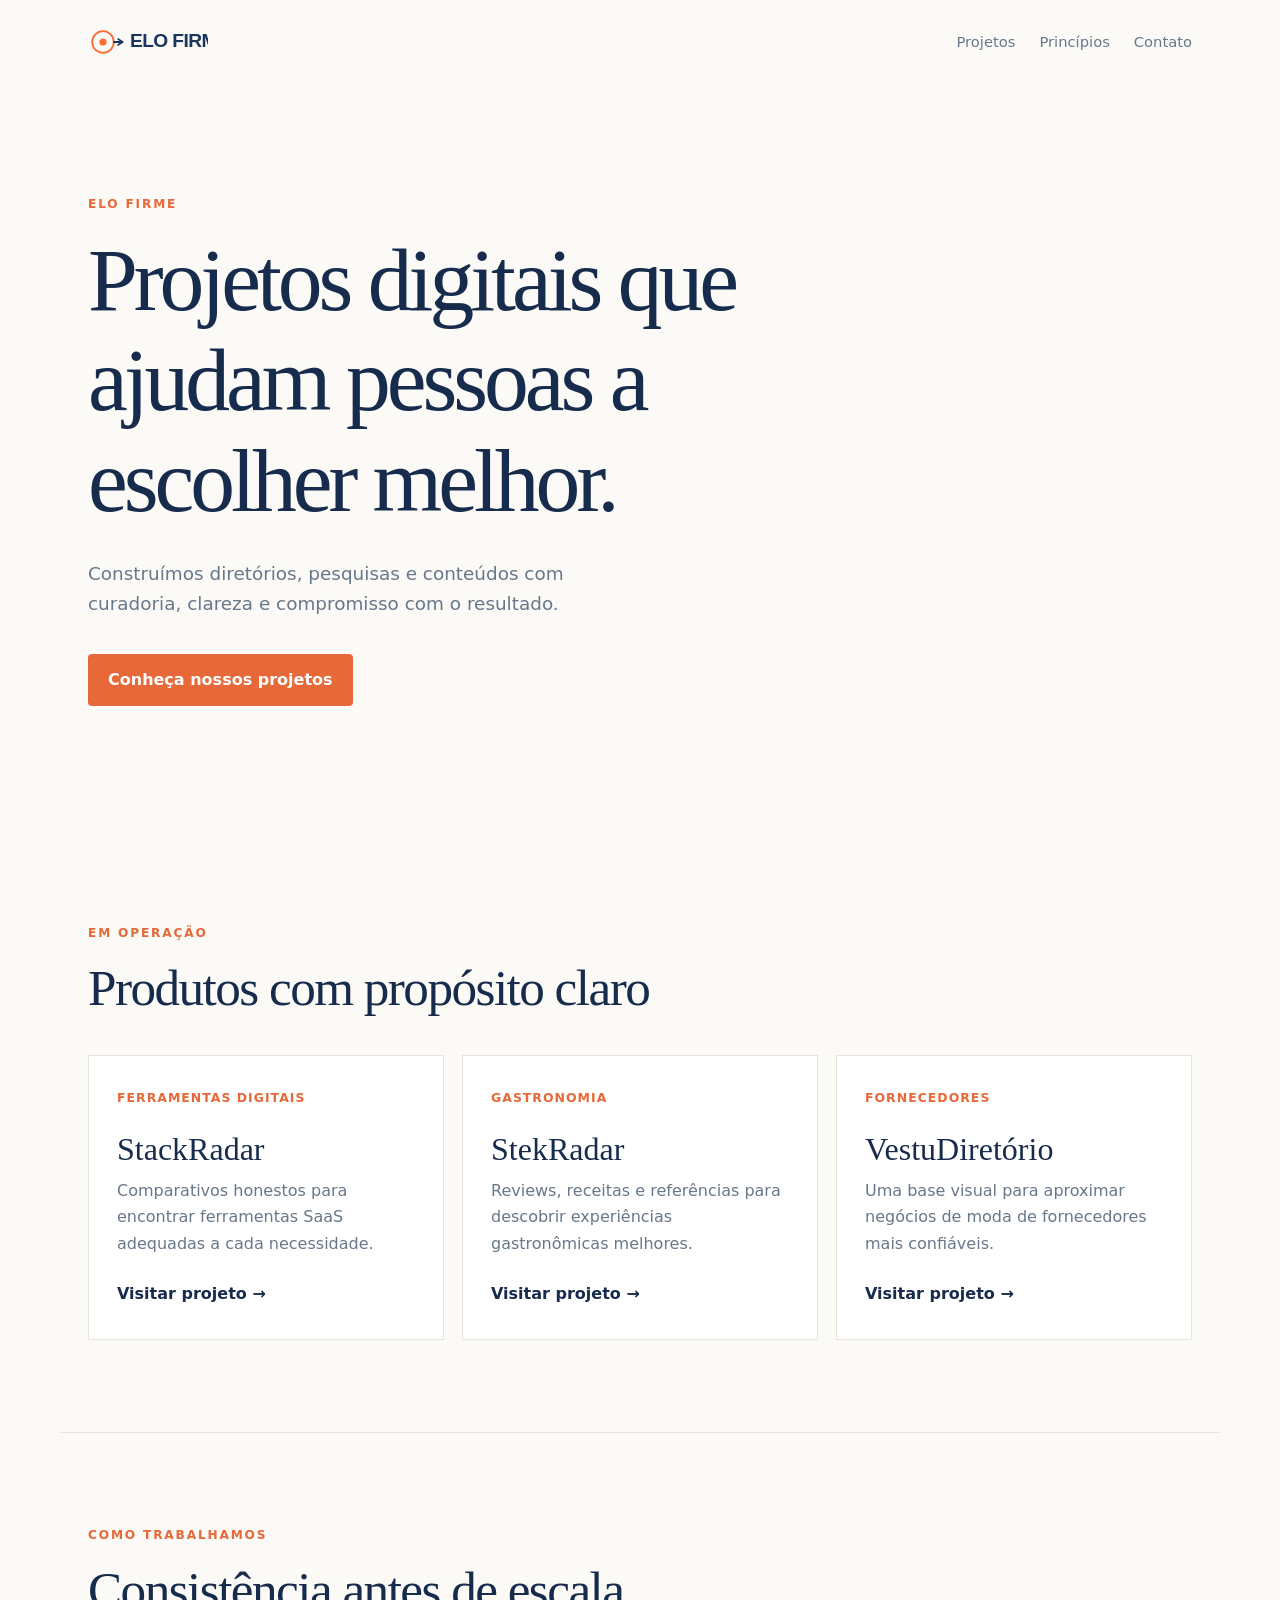
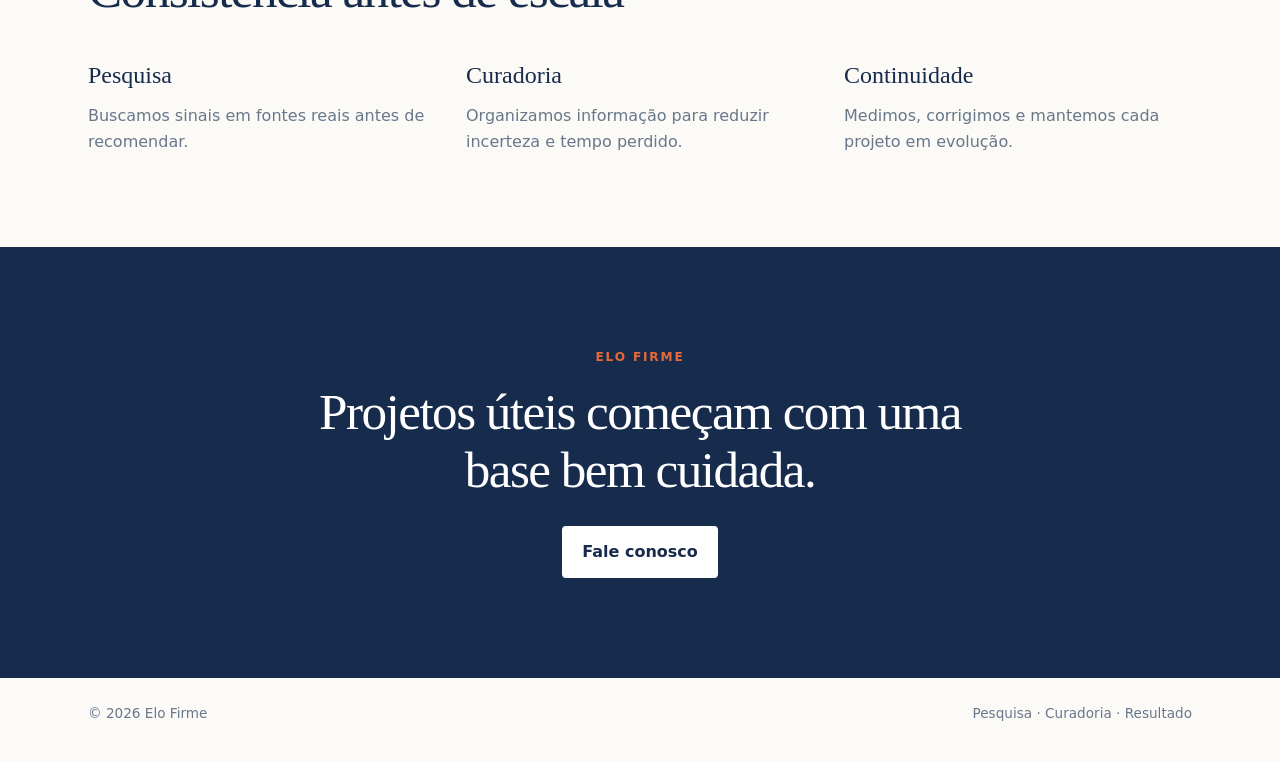
<file: index.html>
<!doctype html>
<html lang="pt-BR">
  <head>
    <meta charset="utf-8">
    <meta name="viewport" content="width=device-width, initial-scale=1">
    <meta name="description" content="Elo Firme cria projetos digitais úteis, confiáveis e orientados a resultado.">
    <link rel="canonical" href="https://elofirme.com.br/">
    <title>Elo Firme — Projetos digitais que permanecem</title>
    <link rel="icon" href="brand/logos/compact/elofirme-icon-orange.svg" type="image/svg+xml">
    <link rel="stylesheet" href="styles.css">
  </head>
  <body>
    <header class="site-header">
      <a class="brand" href="./" aria-label="Elo Firme, início">
        <img src="brand/logos/primary/elofirme-logo-primary-orange.svg" alt="Elo Firme" height="36">
      </a>
      <nav aria-label="Navegação principal">
        <a href="#projetos">Projetos</a>
        <a href="#principios">Princípios</a>
        <a href="#contato">Contato</a>
      </nav>
    </header>

    <main>
      <section class="hero">
        <p class="eyebrow">Elo Firme</p>
        <h1>Projetos digitais que ajudam pessoas a escolher melhor.</h1>
        <p class="hero-copy">Construímos diretórios, pesquisas e conteúdos com curadoria, clareza e compromisso com o resultado.</p>
        <a class="button" href="#projetos">Conheça nossos projetos</a>
      </section>

      <section class="section" id="projetos">
        <div class="section-heading">
          <p class="eyebrow">Em operação</p>
          <h2>Produtos com propósito claro</h2>
        </div>
        <div class="project-grid">
          <a class="project-card" href="https://diegosouzafotografo-estrela.github.io/stackradar/">
            <span class="card-label">Ferramentas digitais</span>
            <h3>StackRadar</h3>
            <p>Comparativos honestos para encontrar ferramentas SaaS adequadas a cada necessidade.</p>
            <span class="card-link">Visitar projeto →</span>
          </a>
          <a class="project-card" href="https://diegosouzafotografo-estrela.github.io/stekradar/">
            <span class="card-label">Gastronomia</span>
            <h3>StekRadar</h3>
            <p>Reviews, receitas e referências para descobrir experiências gastronômicas melhores.</p>
            <span class="card-link">Visitar projeto →</span>
          </a>
          <a class="project-card" href="https://vestudiretorio.vercel.app/">
            <span class="card-label">Fornecedores</span>
            <h3>VestuDiretório</h3>
            <p>Uma base visual para aproximar negócios de moda de fornecedores mais confiáveis.</p>
            <span class="card-link">Visitar projeto →</span>
          </a>
        </div>
      </section>

      <section class="section principles" id="principios">
        <div class="section-heading">
          <p class="eyebrow">Como trabalhamos</p>
          <h2>Consistência antes de escala</h2>
        </div>
        <div class="principle-list">
          <div><strong>Pesquisa</strong><p>Buscamos sinais em fontes reais antes de recomendar.</p></div>
          <div><strong>Curadoria</strong><p>Organizamos informação para reduzir incerteza e tempo perdido.</p></div>
          <div><strong>Continuidade</strong><p>Medimos, corrigimos e mantemos cada projeto em evolução.</p></div>
        </div>
      </section>

      <section class="contact" id="contato">
        <p class="eyebrow">Elo Firme</p>
        <h2>Projetos úteis começam com uma base bem cuidada.</h2>
        <a class="button button-light" href="mailto:contato@elofirme.com.br">Fale conosco</a>
      </section>
    </main>

    <footer><span>© 2026 Elo Firme</span><span>Pesquisa · Curadoria · Resultado</span></footer>
  </body>
</html>
</file>
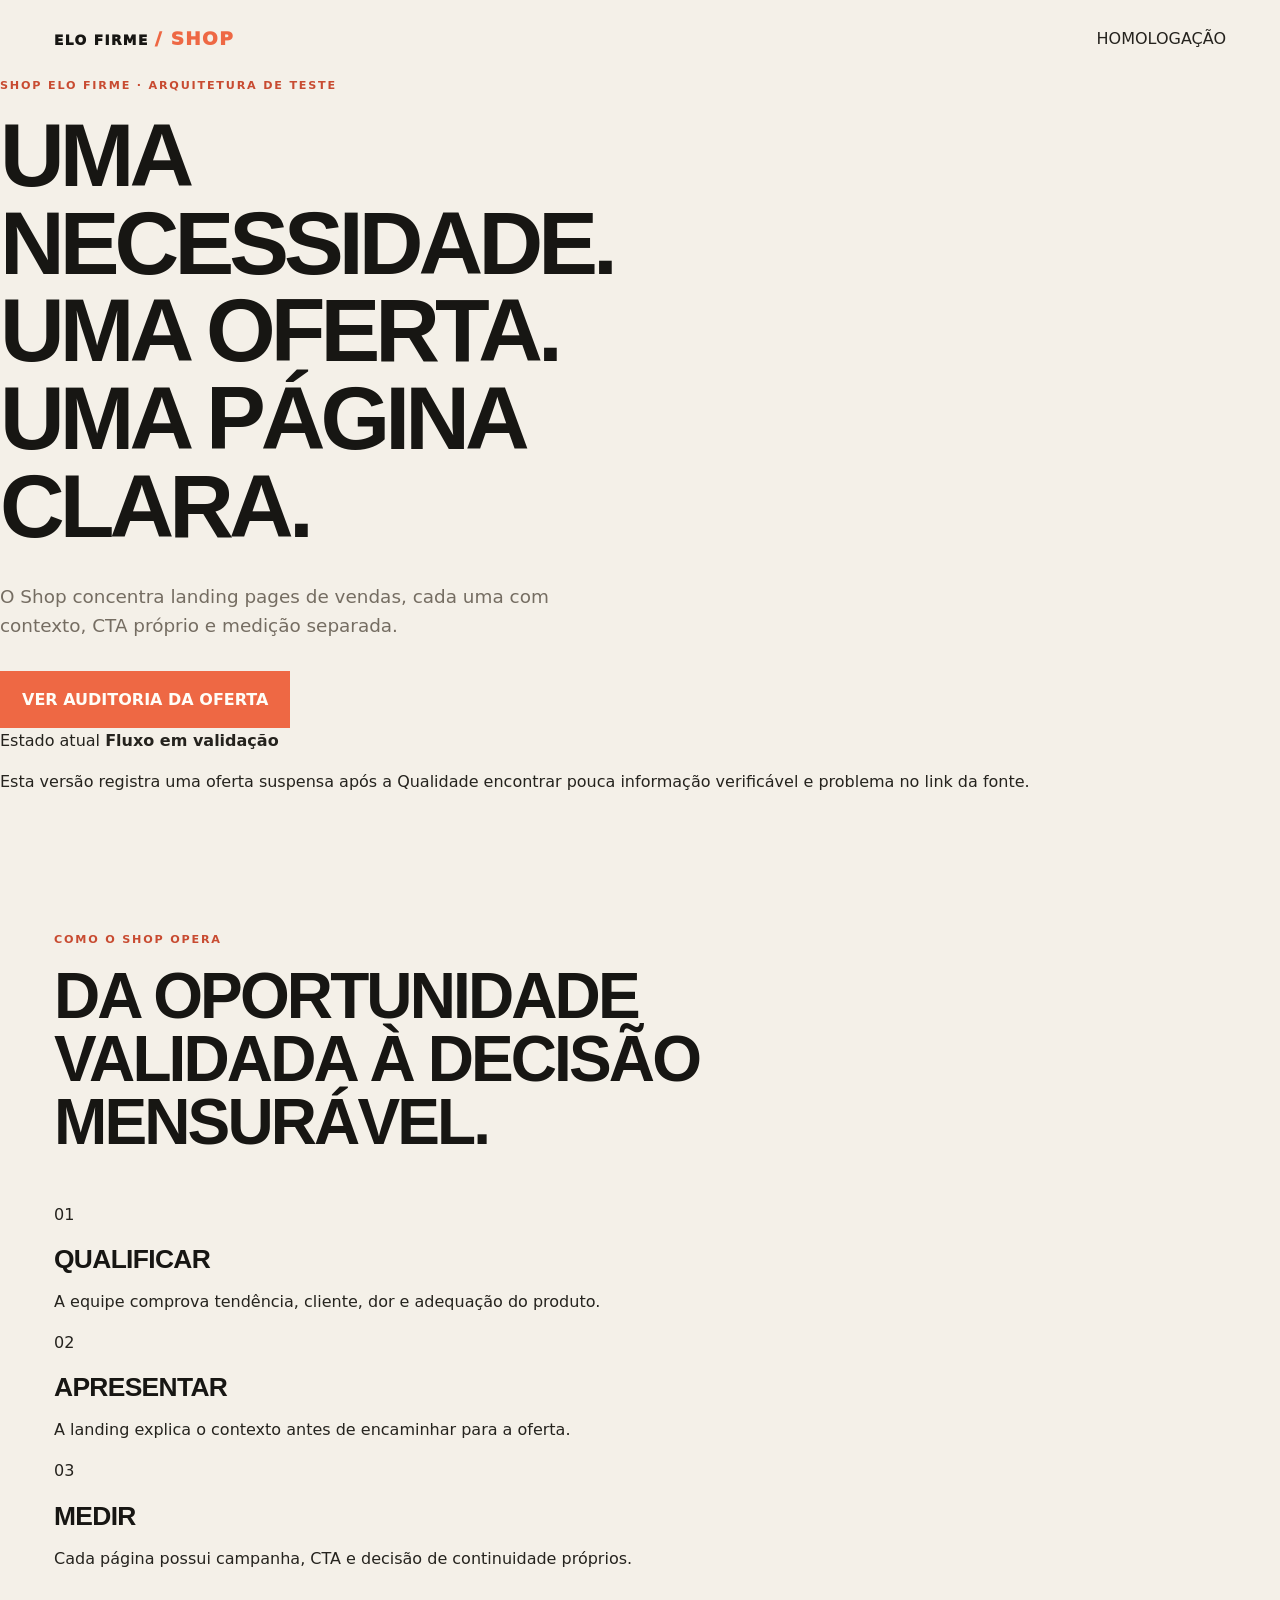
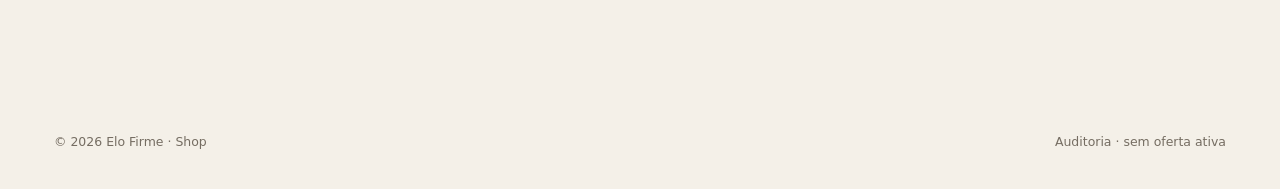
<file: shop/index.html>
<!doctype html>
<html lang="pt-BR">
  <head>
    <meta charset="utf-8">
    <meta name="viewport" content="width=device-width, initial-scale=1">
    <meta name="description" content="Shop Elo Firme: páginas de ofertas organizadas por necessidade, contexto e decisão.">
    <title>Shop Elo Firme — Homologação</title>
    <link rel="stylesheet" href="styles.css">
  </head>
  <body>
    <header class="site-header">
      <a class="brand" href="./" aria-label="Shop Elo Firme, início">ELO FIRME <span>/ SHOP</span></a>
      <span class="environment">HOMOLOGAÇÃO</span>
    </header>

    <main>
      <section class="hero">
        <div>
          <p class="eyebrow">Shop Elo Firme · arquitetura de teste</p>
          <h1>Uma necessidade. Uma oferta. Uma página clara.</h1>
          <p class="lead">O Shop concentra landing pages de vendas, cada uma com contexto, CTA próprio e medição separada.</p>
          <a class="button" href="produtos/lojista-pack/" data-track="shop-lojista-open">Ver auditoria da oferta</a>
        </div>
          <aside class="hero-note">
          <span class="note-label">Estado atual</span>
          <strong>Fluxo em validação</strong>
            <p>Esta versão registra uma oferta suspensa após a Qualidade encontrar pouca informação verificável e problema no link da fonte.</p>
        </aside>
      </section>

      <section class="section">
        <div class="section-heading">
          <p class="eyebrow">Como o Shop opera</p>
          <h2>Da oportunidade validada à decisão mensurável.</h2>
        </div>
        <div class="steps">
          <article class="step"><span>01</span><h3>Qualificar</h3><p>A equipe comprova tendência, cliente, dor e adequação do produto.</p></article>
          <article class="step"><span>02</span><h3>Apresentar</h3><p>A landing explica o contexto antes de encaminhar para a oferta.</p></article>
          <article class="step"><span>03</span><h3>Medir</h3><p>Cada página possui campanha, CTA e decisão de continuidade próprios.</p></article>
        </div>
      </section>
    </main>

    <footer><span>© 2026 Elo Firme · Shop</span><span>Auditoria · sem oferta ativa</span></footer>
  </body>
</html>
</file>
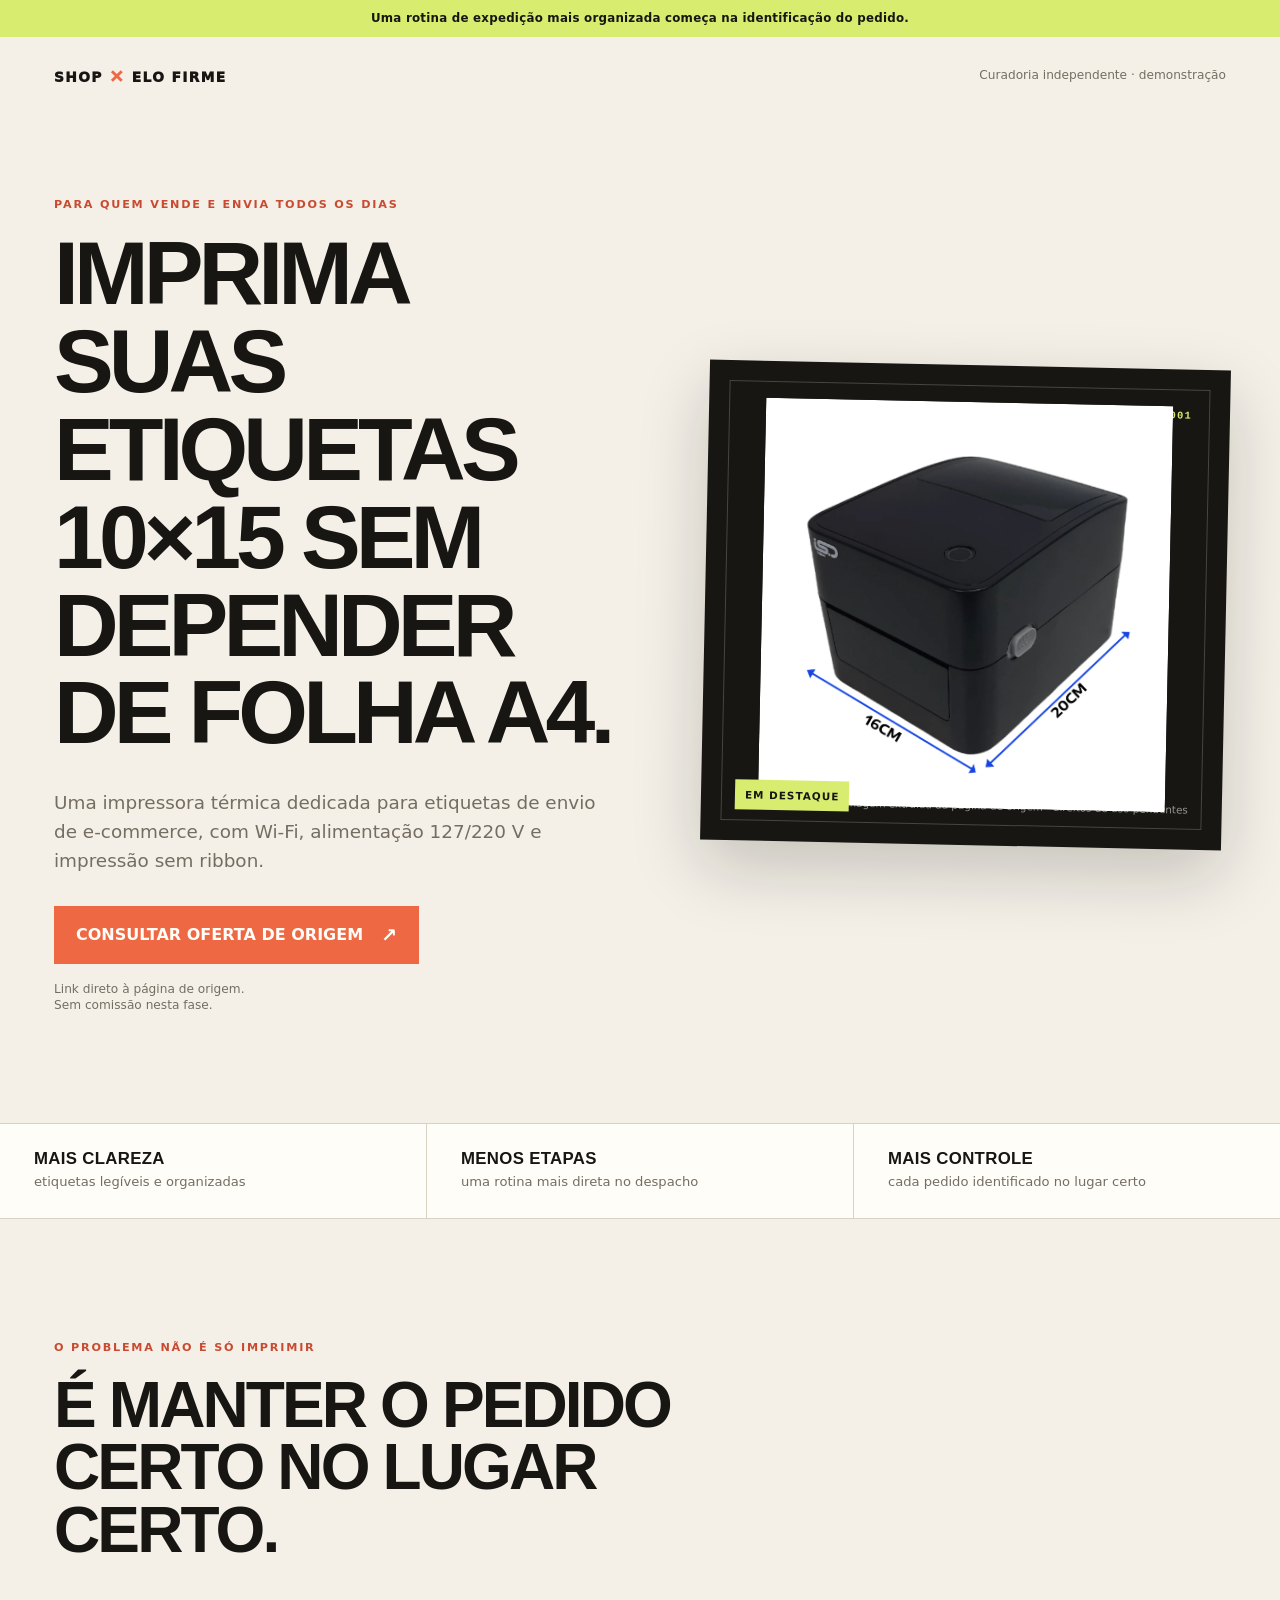
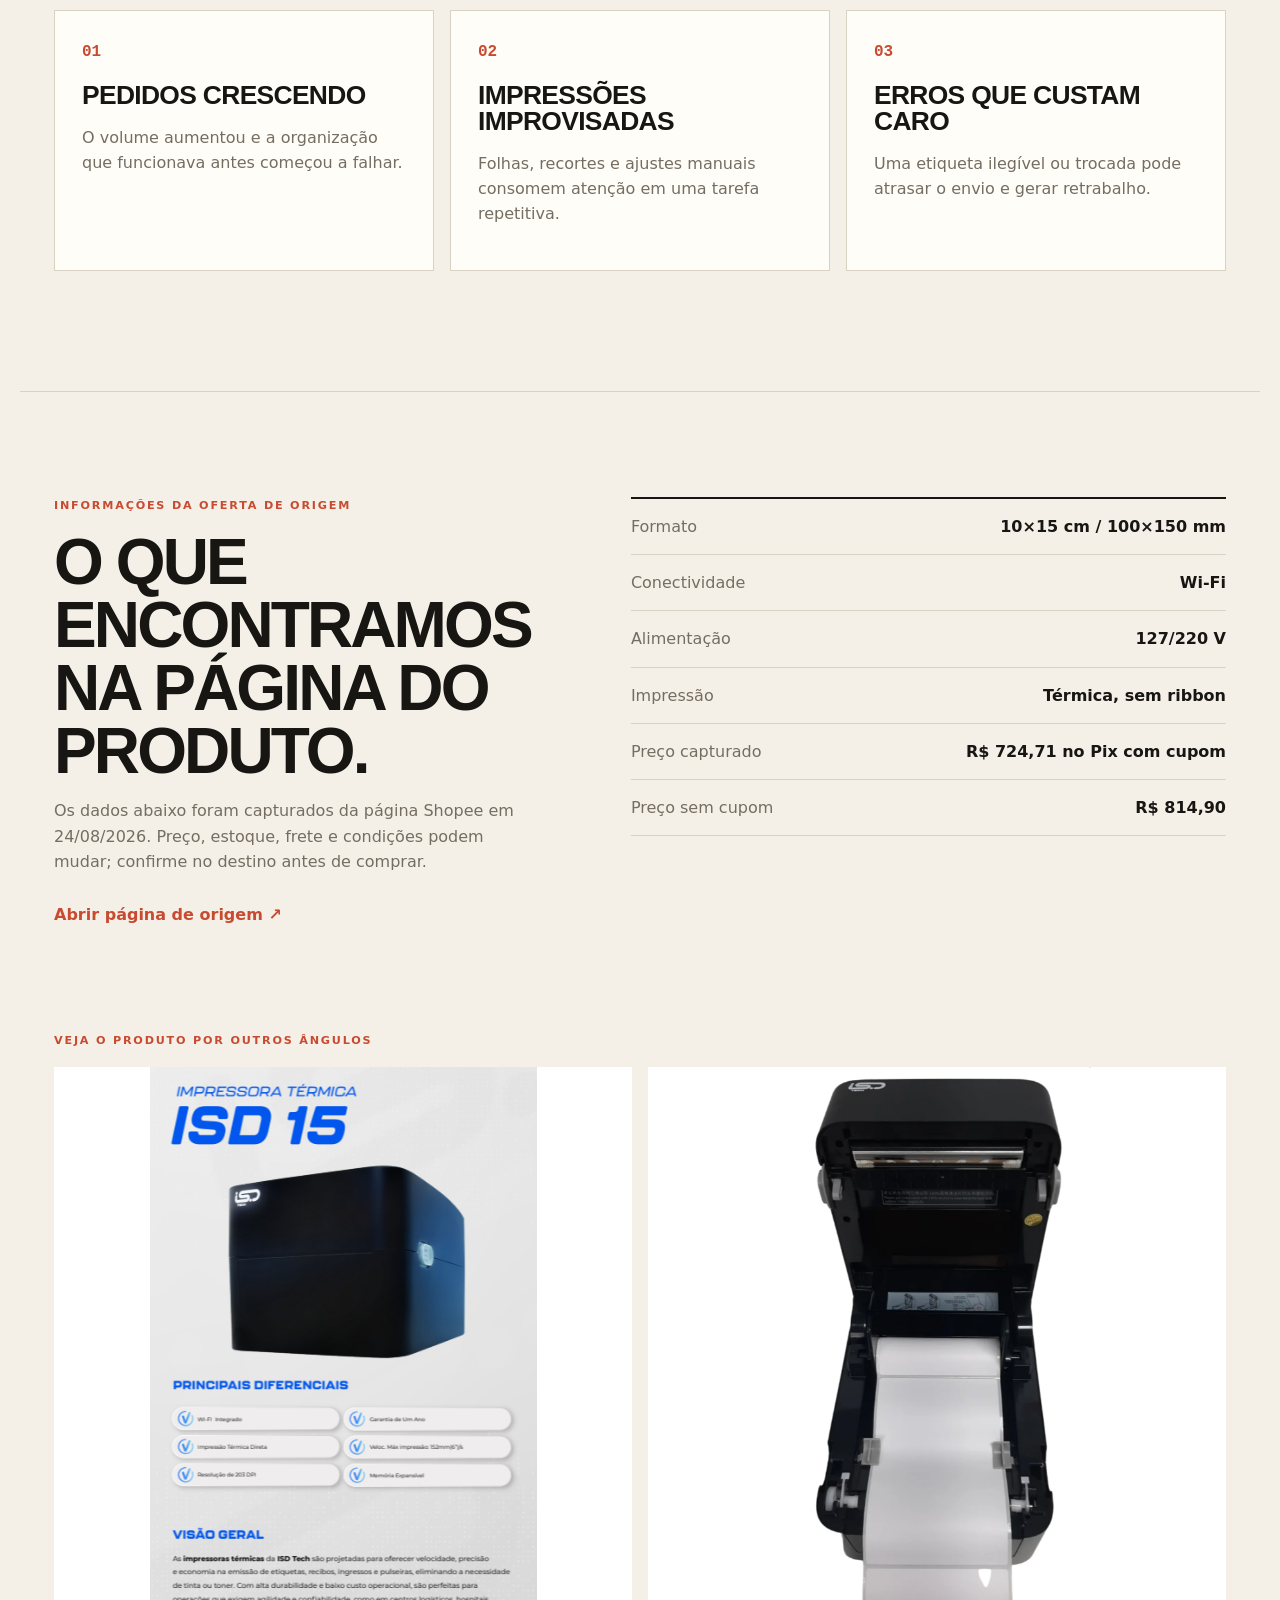
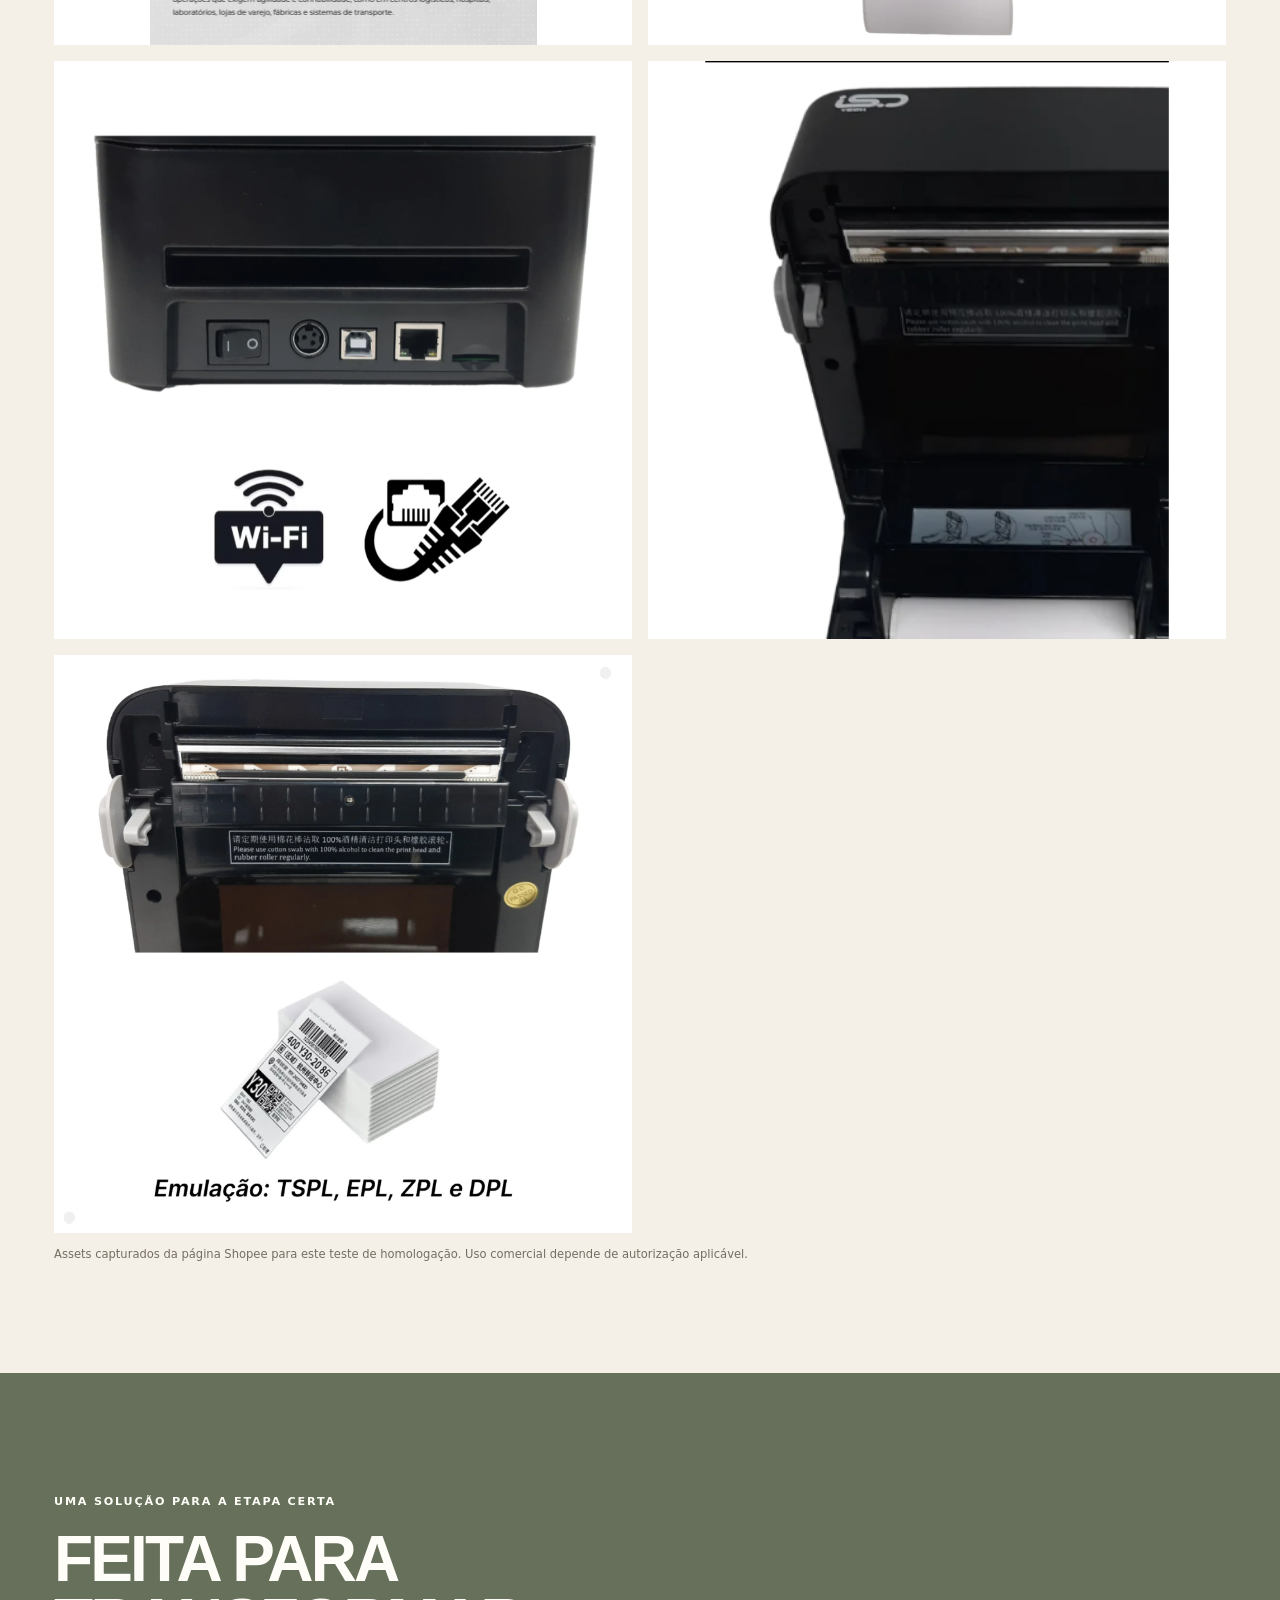
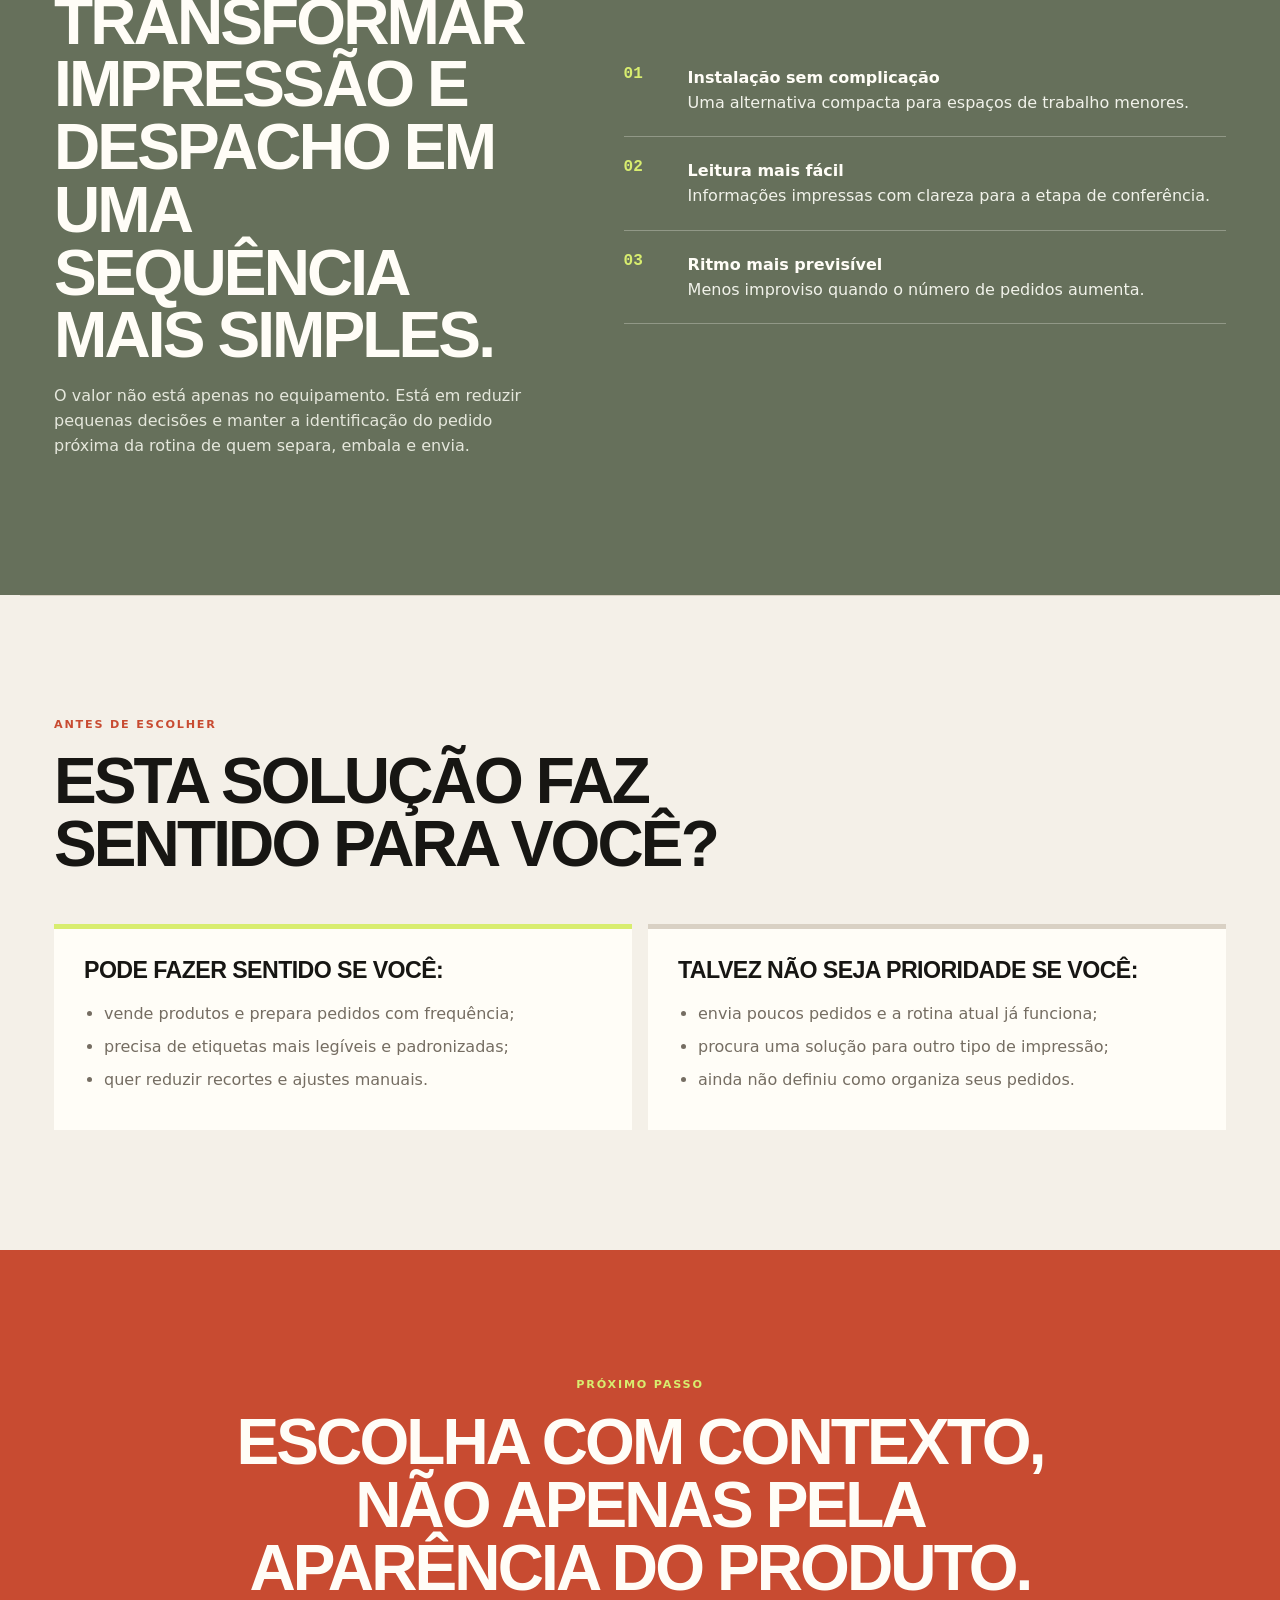
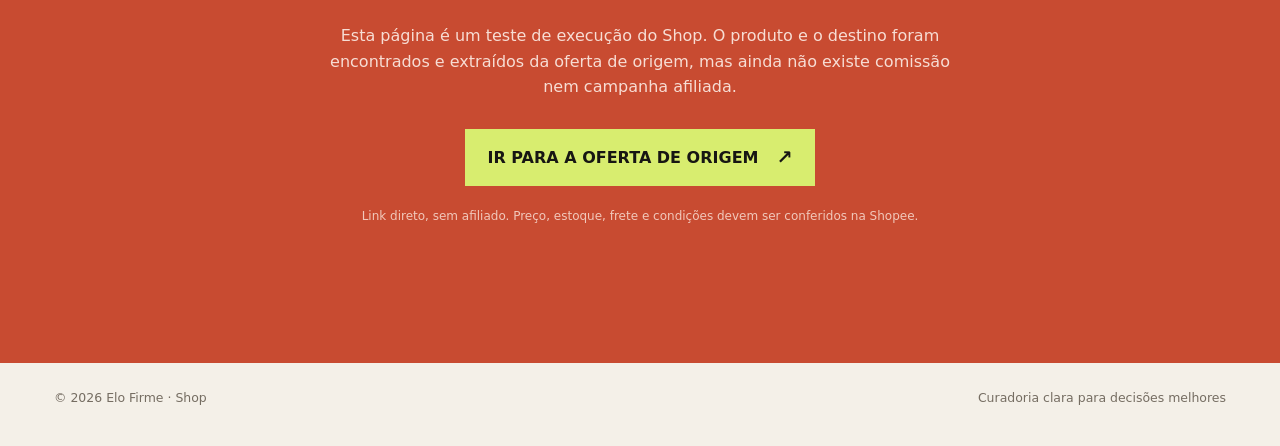
<file: shop/produtos/impressora-etiquetas-demo/index.html>
<!doctype html>
<html lang="pt-BR">
  <head>
    <meta charset="utf-8">
    <meta name="viewport" content="width=device-width, initial-scale=1">
    <meta name="description" content="Impressora térmica para etiquetas 10x15 cm, com Wi-Fi e impressão sem ribbon — página de teste Shop Elo Firme.">
    <title>Impressora térmica 10x15 cm | Shop Elo Firme</title>
    <link rel="stylesheet" href="../../styles.css">
  </head>
  <body id="topo">
    <div class="sales-bar">Uma rotina de expedição mais organizada começa na identificação do pedido.</div>
    <header class="site-header">
      <a class="brand" href="../../" aria-label="Shop Elo Firme, início">SHOP <span>×</span> ELO FIRME</a>
      <span class="trust-note">Curadoria independente · demonstração</span>
    </header>

    <main>
      <section class="sales-hero" id="inicio">
        <div class="hero-copy">
          <p class="eyebrow">Para quem vende e envia todos os dias</p>
          <h1>Imprima suas etiquetas 10×15 sem depender de folha A4.</h1>
          <p class="lead">Uma impressora térmica dedicada para etiquetas de envio de e-commerce, com Wi-Fi, alimentação 127/220 V e impressão sem ribbon.</p>
          <div class="hero-actions">
            <a class="button" href="https://shopee.com.br/IMPRESSORA-DE-ETIQUETA-%28-T%C3%A9rmica-%29-%28-SEM-RIBBOM-%29-SHOPEE-10X15cm-100X150mm-127-220v-Wifi-i.1772852752.58211442080" target="_blank" rel="nofollow noopener" data-track="source-product-cta">Consultar oferta de origem <span>↗</span></a>
            <span class="quiet-note">Link direto à página de origem. Sem comissão nesta fase.</span>
          </div>
        </div>
        <div class="product-visual" aria-label="Representação demonstrativa de uma impressora térmica de etiquetas">
          <span class="visual-tag">EM DESTAQUE</span>
          <img class="source-product-image" src="../../assets/source-printer/hero.jpg" alt="Impressora térmica preta para etiquetas de envio, vista em perspectiva">
          <p>Imagem extraída da página de origem · direitos de uso pendentes</p>
        </div>
      </section>

      <section class="proof-strip" aria-label="Benefícios resumidos">
        <div><strong>Mais clareza</strong><span>etiquetas legíveis e organizadas</span></div>
        <div><strong>Menos etapas</strong><span>uma rotina mais direta no despacho</span></div>
        <div><strong>Mais controle</strong><span>cada pedido identificado no lugar certo</span></div>
      </section>

      <section class="section sales-section" id="para-quem">
        <div class="section-heading"><p class="eyebrow">O problema não é só imprimir</p><h2>É manter o pedido certo no lugar certo.</h2></div>
        <div class="pain-grid">
          <article><span>01</span><h3>Pedidos crescendo</h3><p>O volume aumentou e a organização que funcionava antes começou a falhar.</p></article>
          <article><span>02</span><h3>Impressões improvisadas</h3><p>Folhas, recortes e ajustes manuais consomem atenção em uma tarefa repetitiva.</p></article>
          <article><span>03</span><h3>Erros que custam caro</h3><p>Uma etiqueta ilegível ou trocada pode atrasar o envio e gerar retrabalho.</p></article>
        </div>
      </section>

      <section class="product-details" id="detalhes">
        <div class="details-copy"><p class="eyebrow">Informações da oferta de origem</p><h2>O que encontramos na página do produto.</h2><p>Os dados abaixo foram capturados da página Shopee em 24/08/2026. Preço, estoque, frete e condições podem mudar; confirme no destino antes de comprar.</p><a class="text-link" href="https://shopee.com.br/IMPRESSORA-DE-ETIQUETA-%28-T%C3%A9rmica-%29-%28-SEM-RIBBOM-%29-SHOPEE-10X15cm-100X150mm-127-220v-Wifi-i.1772852752.58211442080" target="_blank" rel="nofollow noopener" data-track="source-details-cta">Abrir página de origem ↗</a></div>
        <dl class="source-specs"><div><dt>Formato</dt><dd>10×15 cm / 100×150 mm</dd></div><div><dt>Conectividade</dt><dd>Wi‑Fi</dd></div><div><dt>Alimentação</dt><dd>127/220 V</dd></div><div><dt>Impressão</dt><dd>Térmica, sem ribbon</dd></div><div><dt>Preço capturado</dt><dd>R$ 724,71 no Pix com cupom</dd></div><div><dt>Preço sem cupom</dt><dd>R$ 814,90</dd></div></dl>
      </section>

      <section class="gallery-section" aria-label="Imagens da página de origem"><p class="eyebrow">Veja o produto por outros ângulos</p><div class="source-gallery"><img src="../../assets/source-printer/detail.jpg" alt="Imagem promocional da impressora térmica ISD 15 com diferenciais da oferta"><img src="../../assets/source-printer/spec.jpg" alt="Impressora térmica aberta com rolo de etiqueta instalado"><img src="../../assets/source-printer/gallery-04.jpg" alt="Vista adicional da impressora térmica da oferta"><img src="../../assets/source-printer/gallery-06.jpg" alt="Detalhe adicional do produto na página de origem"><img src="../../assets/source-printer/gallery-08.jpg" alt="Outra imagem do produto extraída da oferta"></div><small>Assets capturados da página Shopee para este teste de homologação. Uso comercial depende de autorização aplicável.</small></section>

      <section class="solution-section" id="como-ajuda">
        <div class="solution-copy"><p class="eyebrow">Uma solução para a etapa certa</p><h2>Feita para transformar impressão e despacho em uma sequência mais simples.</h2><p>O valor não está apenas no equipamento. Está em reduzir pequenas decisões e manter a identificação do pedido próxima da rotina de quem separa, embala e envia.</p></div>
        <div class="benefit-list">
          <div><b>01</b><p><strong>Instalação sem complicação</strong><br>Uma alternativa compacta para espaços de trabalho menores.</p></div>
          <div><b>02</b><p><strong>Leitura mais fácil</strong><br>Informações impressas com clareza para a etapa de conferência.</p></div>
          <div><b>03</b><p><strong>Ritmo mais previsível</strong><br>Menos improviso quando o número de pedidos aumenta.</p></div>
        </div>
      </section>

      <section class="section fit-section">
        <div class="section-heading"><p class="eyebrow">Antes de escolher</p><h2>Esta solução faz sentido para você?</h2></div>
        <div class="fit-grid">
          <div class="fit-yes"><h3>Pode fazer sentido se você:</h3><ul><li>vende produtos e prepara pedidos com frequência;</li><li>precisa de etiquetas mais legíveis e padronizadas;</li><li>quer reduzir recortes e ajustes manuais.</li></ul></div>
          <div class="fit-no"><h3>Talvez não seja prioridade se você:</h3><ul><li>envia poucos pedidos e a rotina atual já funciona;</li><li>procura uma solução para outro tipo de impressão;</li><li>ainda não definiu como organiza seus pedidos.</li></ul></div>
        </div>
      </section>

      <section class="decision-section" id="proximo-passo">
        <p class="eyebrow">Próximo passo</p>
        <h2>Escolha com contexto, não apenas pela aparência do produto.</h2>
        <p>Esta página é um teste de execução do Shop. O produto e o destino foram encontrados e extraídos da oferta de origem, mas ainda não existe comissão nem campanha afiliada.</p>
        <a class="button button-light" href="https://shopee.com.br/IMPRESSORA-DE-ETIQUETA-%28-T%C3%A9rmica-%29-%28-SEM-RIBBOM-%29-SHOPEE-10X15cm-100X150mm-127-220v-Wifi-i.1772852752.58211442080" target="_blank" rel="nofollow noopener" data-track="source-final-cta">Ir para a oferta de origem <span>↗</span></a>
        <small>Link direto, sem afiliado. Preço, estoque, frete e condições devem ser conferidos na Shopee.</small>
      </section>
    </main>

    <footer><span>© 2026 Elo Firme · Shop</span><span>Curadoria clara para decisões melhores</span></footer>
    <a class="mobile-cta" href="#proximo-passo" data-track="demo-mobile-cta">Conhecer a solução <span>↓</span></a>
    <script>
      document.querySelectorAll('[data-track]').forEach((element) => {
        element.addEventListener('click', () => {
          window.shopEvents = window.shopEvents || [];
          window.shopEvents.push({ event: element.dataset.track, campaign: 'SHOP-TEST-001', at: new Date().toISOString() });
        });
      });
    </script>
  </body>
</html>
</file>
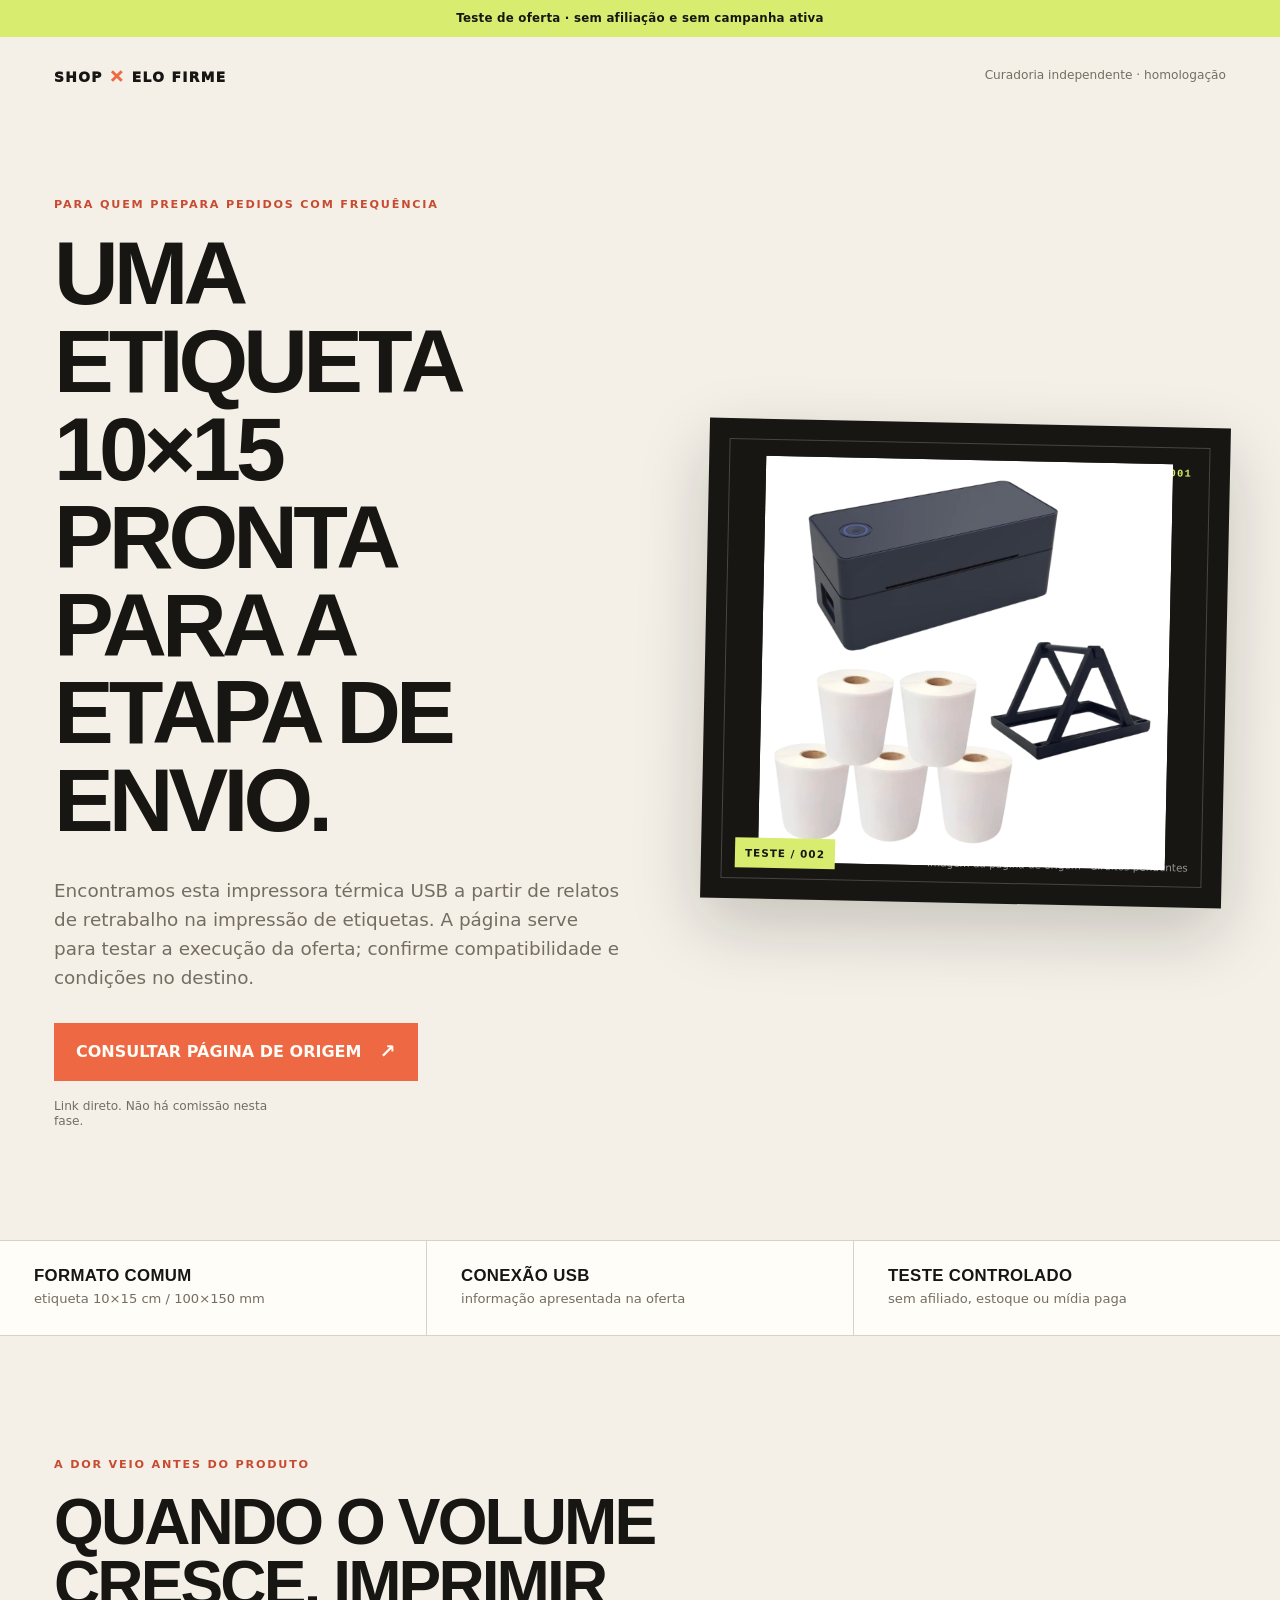
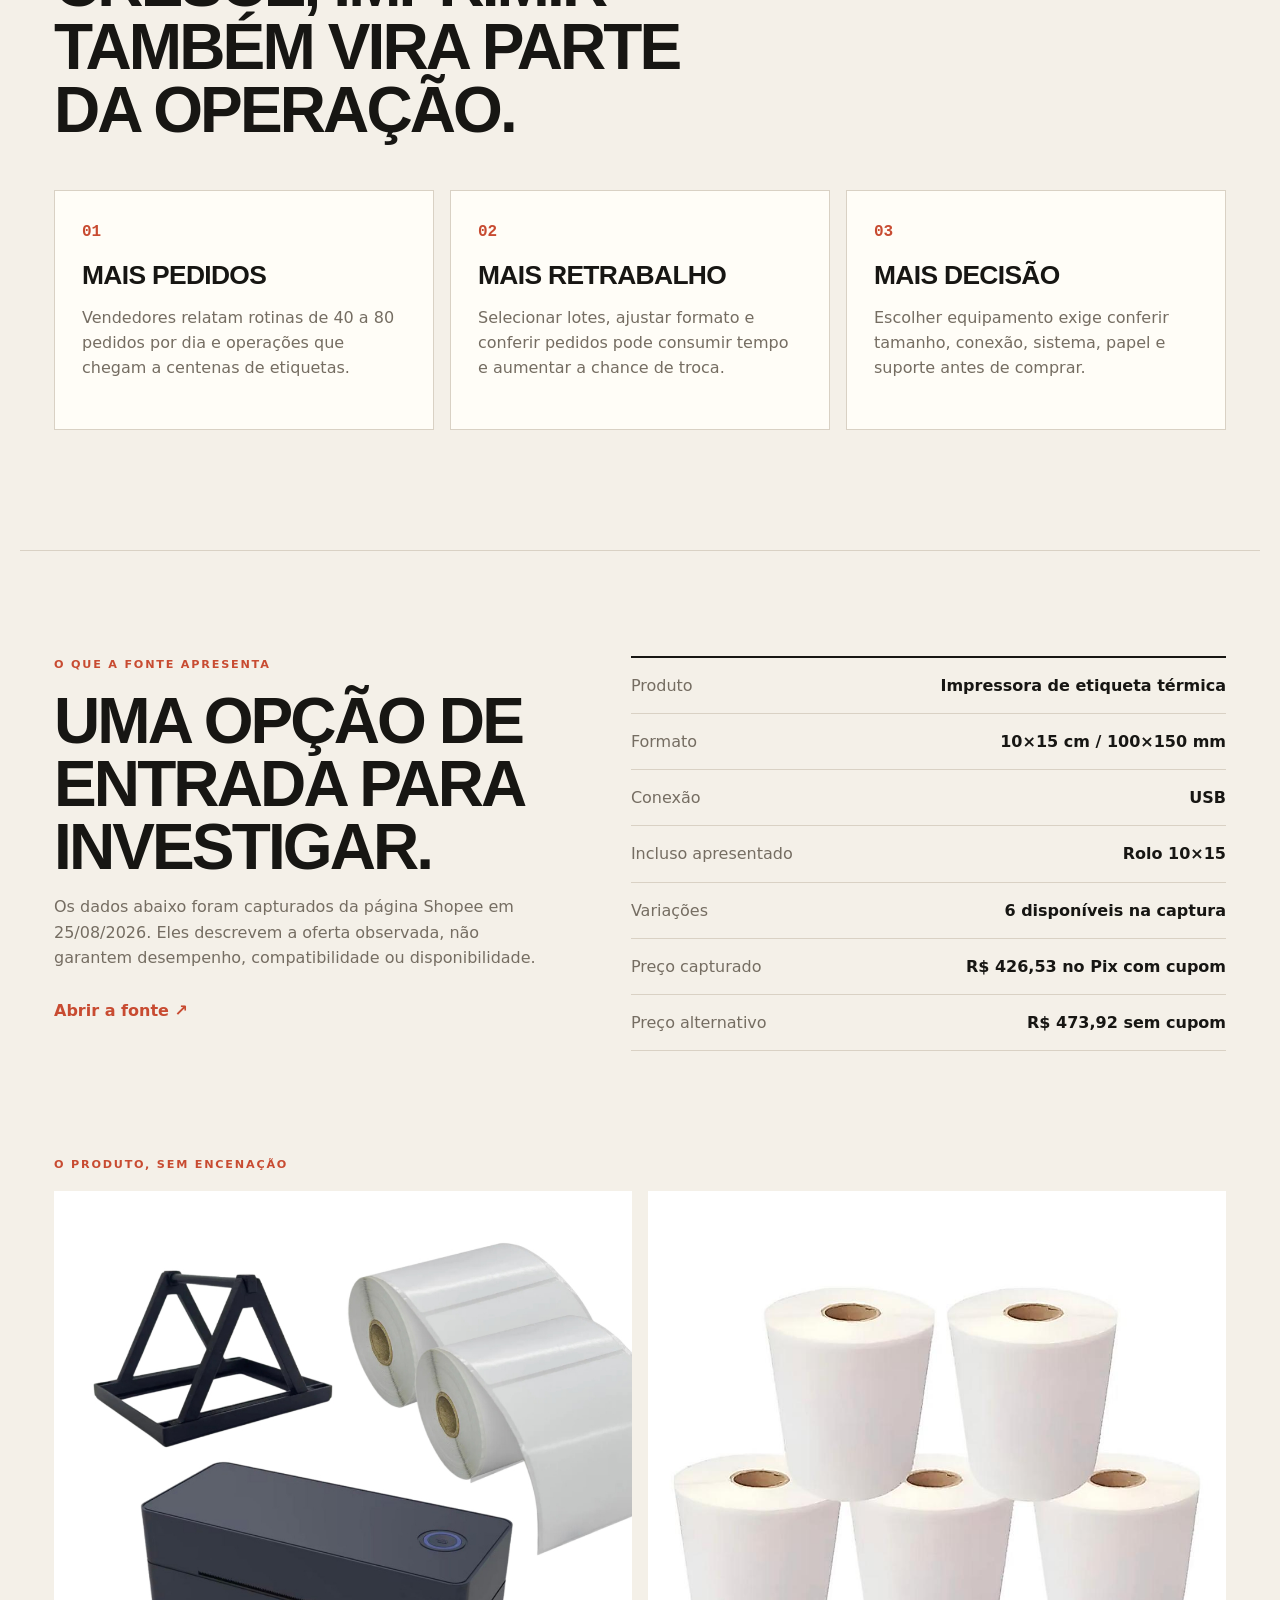
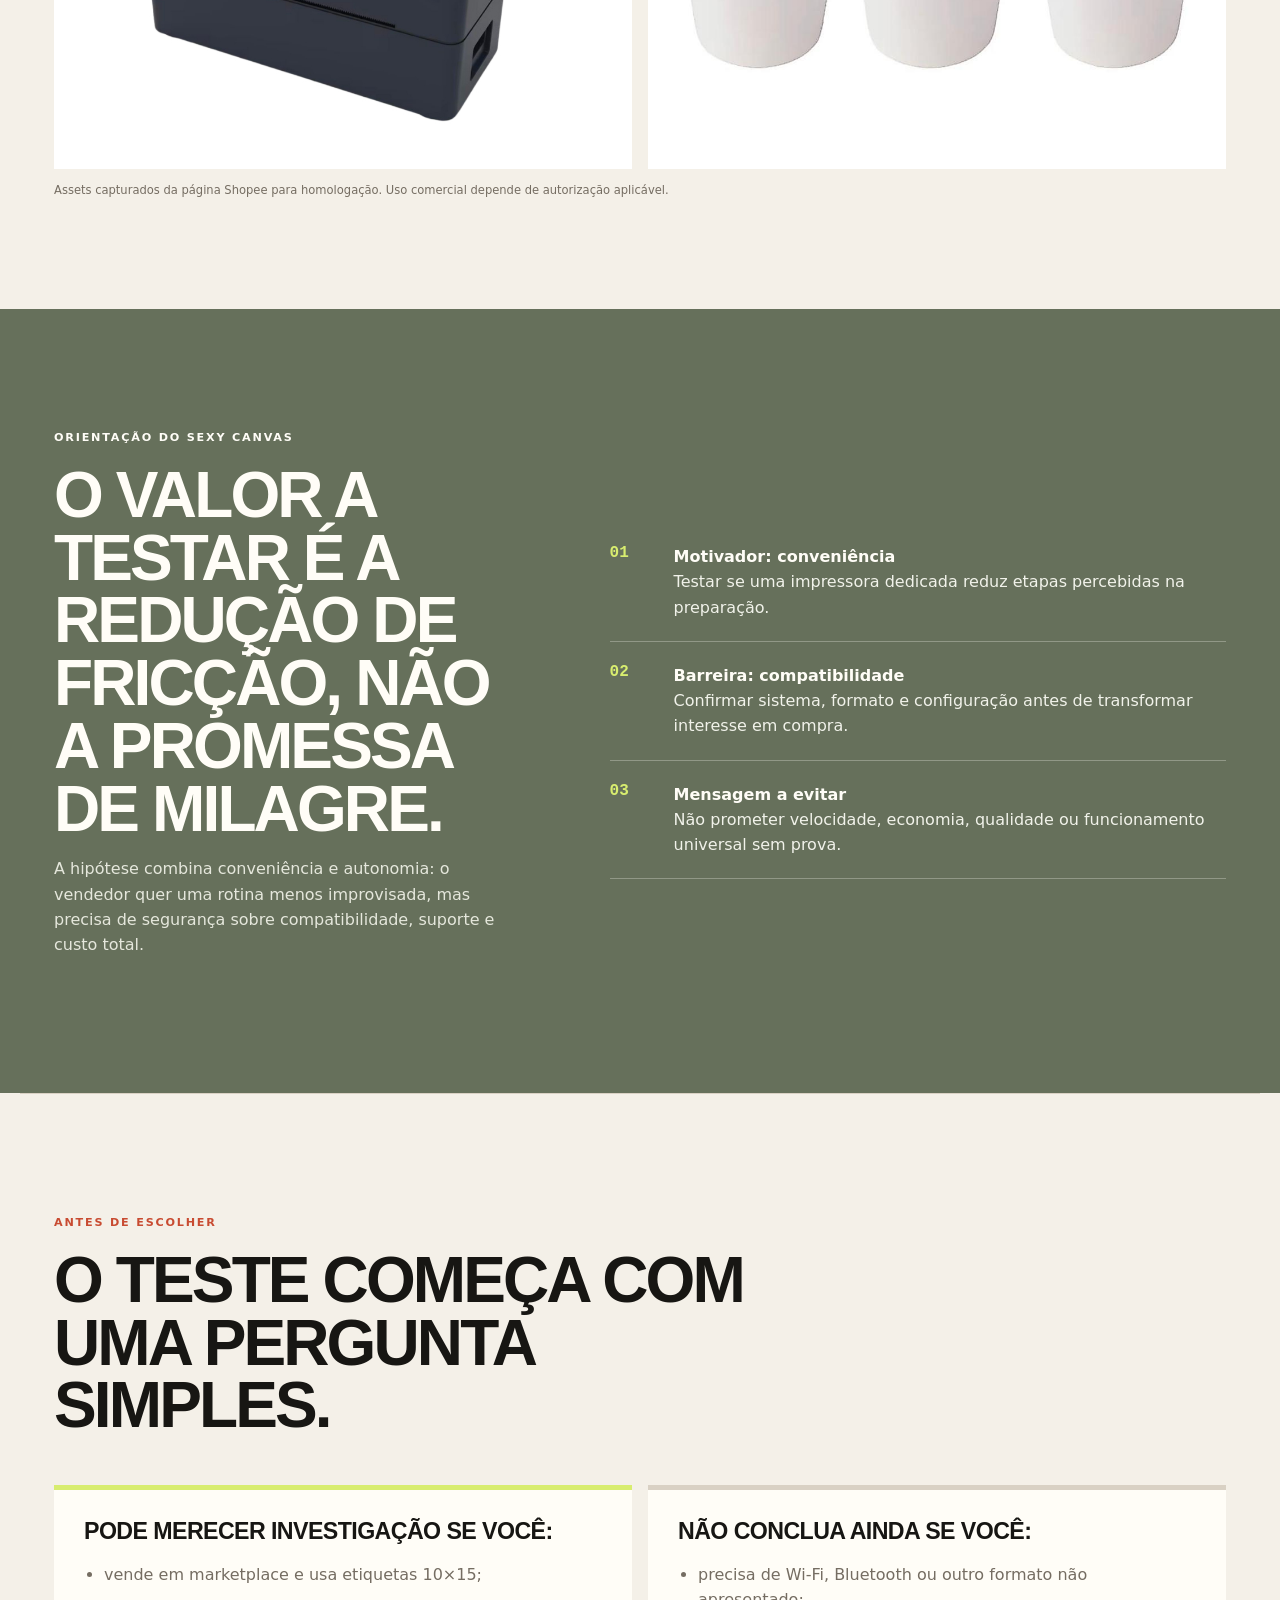
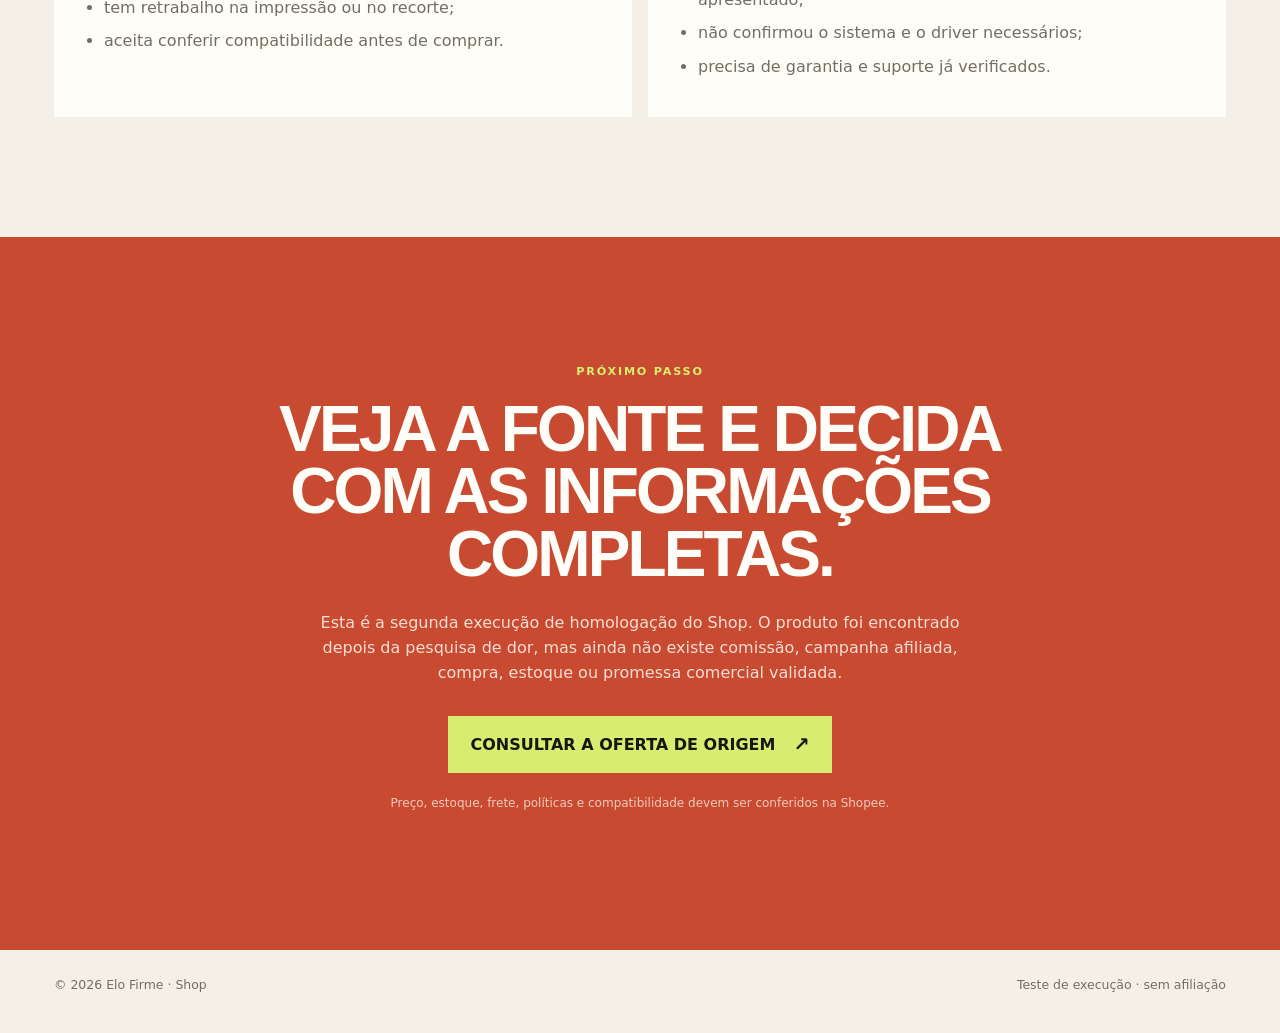
<file: shop/produtos/impressora-etiquetas-usb-demo/index.html>
<!doctype html>
<html lang="pt-BR">
  <head>
    <meta charset="utf-8">
    <meta name="viewport" content="width=device-width, initial-scale=1">
    <meta name="description" content="Teste de uma impressora térmica USB para etiquetas 10x15 cm, encontrada a partir da dor de expedição de pequenos e-commerces.">
    <title>Impressora USB para etiquetas 10×15 | Shop Elo Firme</title>
    <link rel="stylesheet" href="../../styles.css">
  </head>
  <body id="topo">
    <div class="sales-bar">Teste de oferta · sem afiliação e sem campanha ativa</div>
    <header class="site-header">
      <a class="brand" href="../../" aria-label="Shop Elo Firme, início">SHOP <span>×</span> ELO FIRME</a>
      <span class="trust-note">Curadoria independente · homologação</span>
    </header>

    <main>
      <section class="sales-hero" id="inicio">
        <div class="hero-copy">
          <p class="eyebrow">Para quem prepara pedidos com frequência</p>
          <h1>Uma etiqueta 10×15 pronta para a etapa de envio.</h1>
          <p class="lead">Encontramos esta impressora térmica USB a partir de relatos de retrabalho na impressão de etiquetas. A página serve para testar a execução da oferta; confirme compatibilidade e condições no destino.</p>
          <div class="hero-actions">
            <a class="button" href="https://shopee.com.br/Impressora-De-Etiqueta-T%C3%A9rmica-Envio-Correios-Shopee-Usb-Rolo-10x15-i.439338146.23794074143" target="_blank" rel="nofollow noopener" data-track="source-product-cta">Consultar página de origem <span>↗</span></a>
            <span class="quiet-note">Link direto. Não há comissão nesta fase.</span>
          </div>
        </div>
        <div class="product-visual" aria-label="Impressora térmica USB com rolos e suporte">
          <span class="visual-tag">TESTE / 002</span>
          <img class="source-product-image" src="../../assets/source-printer-2/hero.jpg" alt="Impressora térmica preta acompanhada de rolos e suporte">
          <p>Imagem da página de origem · direitos pendentes</p>
        </div>
      </section>

      <section class="proof-strip" aria-label="Resumo do enquadramento">
        <div><strong>Formato comum</strong><span>etiqueta 10×15 cm / 100×150 mm</span></div>
        <div><strong>Conexão USB</strong><span>informação apresentada na oferta</span></div>
        <div><strong>Teste controlado</strong><span>sem afiliado, estoque ou mídia paga</span></div>
      </section>

      <section class="section sales-section" id="dor">
        <div class="section-heading"><p class="eyebrow">A dor veio antes do produto</p><h2>Quando o volume cresce, imprimir também vira parte da operação.</h2></div>
        <div class="pain-grid">
          <article><span>01</span><h3>Mais pedidos</h3><p>Vendedores relatam rotinas de 40 a 80 pedidos por dia e operações que chegam a centenas de etiquetas.</p></article>
          <article><span>02</span><h3>Mais retrabalho</h3><p>Selecionar lotes, ajustar formato e conferir pedidos pode consumir tempo e aumentar a chance de troca.</p></article>
          <article><span>03</span><h3>Mais decisão</h3><p>Escolher equipamento exige conferir tamanho, conexão, sistema, papel e suporte antes de comprar.</p></article>
        </div>
      </section>

      <section class="product-details" id="oferta">
        <div class="details-copy"><p class="eyebrow">O que a fonte apresenta</p><h2>Uma opção de entrada para investigar.</h2><p>Os dados abaixo foram capturados da página Shopee em 25/08/2026. Eles descrevem a oferta observada, não garantem desempenho, compatibilidade ou disponibilidade.</p><a class="text-link" href="https://shopee.com.br/Impressora-De-Etiqueta-T%C3%A9rmica-Envio-Correios-Shopee-Usb-Rolo-10x15-i.439338146.23794074143" target="_blank" rel="nofollow noopener" data-track="source-details-cta">Abrir a fonte ↗</a></div>
        <dl class="source-specs"><div><dt>Produto</dt><dd>Impressora de etiqueta térmica</dd></div><div><dt>Formato</dt><dd>10×15 cm / 100×150 mm</dd></div><div><dt>Conexão</dt><dd>USB</dd></div><div><dt>Incluso apresentado</dt><dd>Rolo 10×15</dd></div><div><dt>Variações</dt><dd>6 disponíveis na captura</dd></div><div><dt>Preço capturado</dt><dd>R$ 426,53 no Pix com cupom</dd></div><div><dt>Preço alternativo</dt><dd>R$ 473,92 sem cupom</dd></div></dl>
      </section>

      <section class="gallery-section" aria-label="Imagens da fonte"><p class="eyebrow">O produto, sem encenação</p><div class="source-gallery"><img src="../../assets/source-printer-2/detail.jpg" alt="Impressora térmica, suporte e rolos de etiquetas"><img src="../../assets/source-printer-2/spec.jpg" alt="Rolos de etiquetas térmicas apresentados na oferta"></div><small>Assets capturados da página Shopee para homologação. Uso comercial depende de autorização aplicável.</small></section>

      <section class="solution-section" id="adequacao">
        <div class="solution-copy"><p class="eyebrow">Orientação do Sexy Canvas</p><h2>O valor a testar é a redução de fricção, não a promessa de milagre.</h2><p>A hipótese combina conveniência e autonomia: o vendedor quer uma rotina menos improvisada, mas precisa de segurança sobre compatibilidade, suporte e custo total.</p></div>
        <div class="benefit-list"><div><b>01</b><p><strong>Motivador: conveniência</strong><br>Testar se uma impressora dedicada reduz etapas percebidas na preparação.</p></div><div><b>02</b><p><strong>Barreira: compatibilidade</strong><br>Confirmar sistema, formato e configuração antes de transformar interesse em compra.</p></div><div><b>03</b><p><strong>Mensagem a evitar</strong><br>Não prometer velocidade, economia, qualidade ou funcionamento universal sem prova.</p></div></div>
      </section>

      <section class="section fit-section">
        <div class="section-heading"><p class="eyebrow">Antes de escolher</p><h2>O teste começa com uma pergunta simples.</h2></div>
        <div class="fit-grid"><div class="fit-yes"><h3>Pode merecer investigação se você:</h3><ul><li>vende em marketplace e usa etiquetas 10×15;</li><li>tem retrabalho na impressão ou no recorte;</li><li>aceita conferir compatibilidade antes de comprar.</li></ul></div><div class="fit-no"><h3>Não conclua ainda se você:</h3><ul><li>precisa de Wi‑Fi, Bluetooth ou outro formato não apresentado;</li><li>não confirmou o sistema e o driver necessários;</li><li>precisa de garantia e suporte já verificados.</li></ul></div></div>
      </section>

      <section class="decision-section" id="proximo-passo"><p class="eyebrow">Próximo passo</p><h2>Veja a fonte e decida com as informações completas.</h2><p>Esta é a segunda execução de homologação do Shop. O produto foi encontrado depois da pesquisa de dor, mas ainda não existe comissão, campanha afiliada, compra, estoque ou promessa comercial validada.</p><a class="button button-light" href="https://shopee.com.br/Impressora-De-Etiqueta-T%C3%A9rmica-Envio-Correios-Shopee-Usb-Rolo-10x15-i.439338146.23794074143" target="_blank" rel="nofollow noopener" data-track="source-final-cta">Consultar a oferta de origem <span>↗</span></a><small>Preço, estoque, frete, políticas e compatibilidade devem ser conferidos na Shopee.</small></section>
    </main>

    <footer><span>© 2026 Elo Firme · Shop</span><span>Teste de execução · sem afiliação</span></footer>
    <a class="mobile-cta" href="#proximo-passo" data-track="demo-mobile-cta">Consultar contexto <span>↓</span></a>
    <script>document.querySelectorAll('[data-track]').forEach((element) => { element.addEventListener('click', () => { window.shopEvents = window.shopEvents || []; window.shopEvents.push({ event: element.dataset.track, campaign: 'SHOP-TEST-002', at: new Date().toISOString() }); }); });</script>
  </body>
</html>
</file>
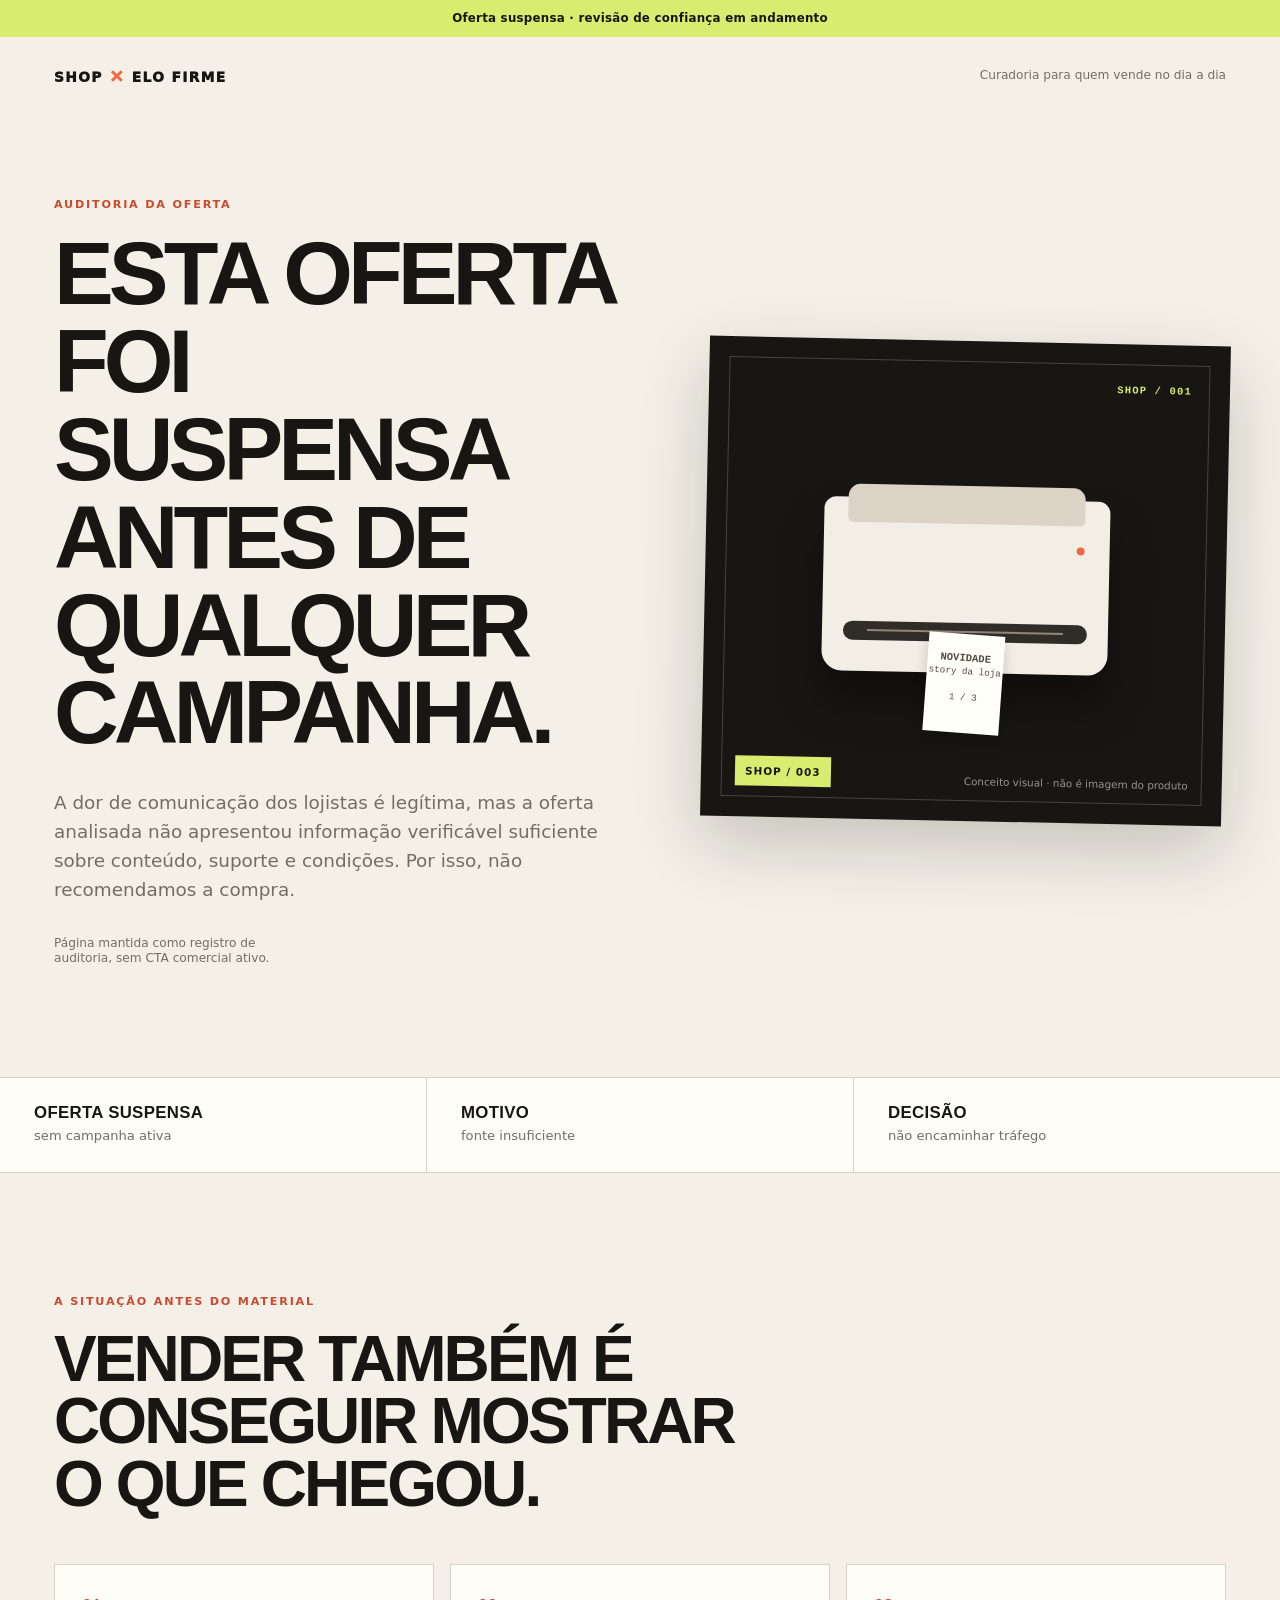
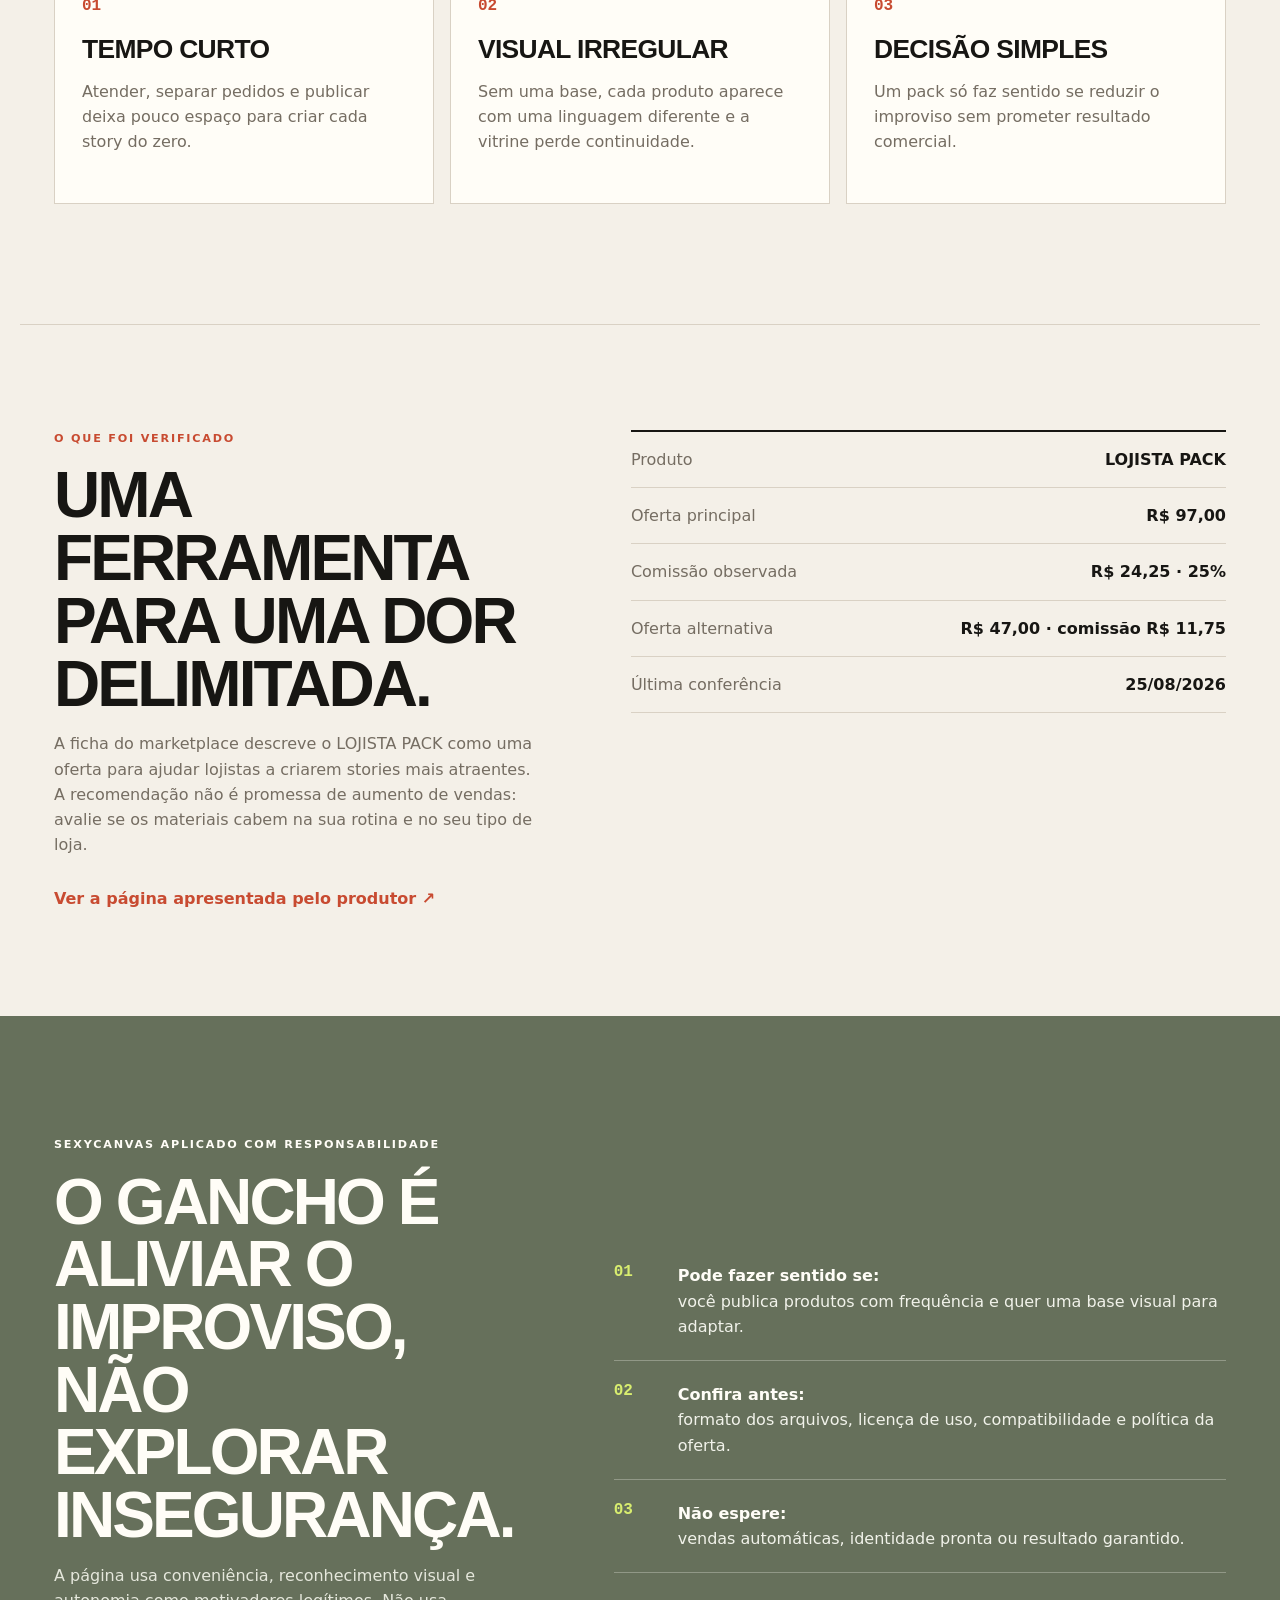
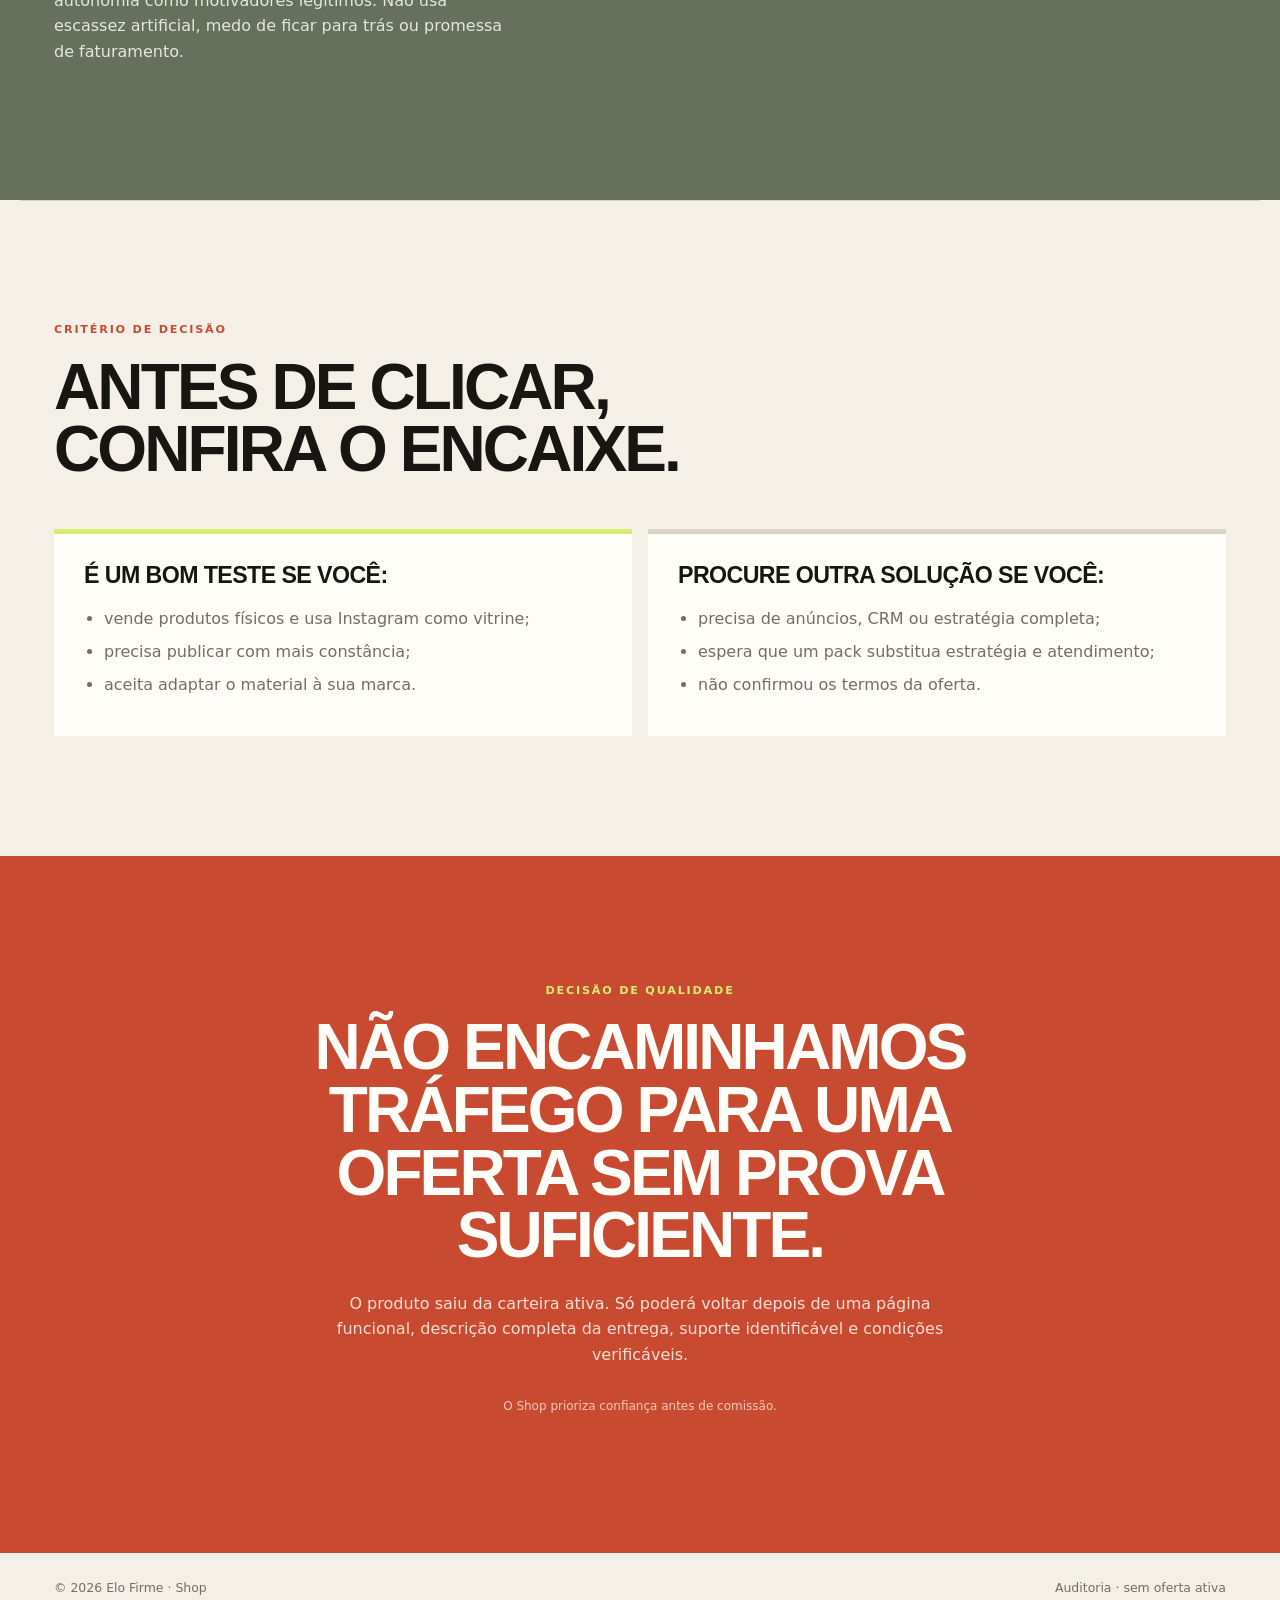
<file: shop/produtos/lojista-pack/index.html>
<!doctype html>
<html lang="pt-BR">
<head>
  <meta charset="utf-8">
  <meta name="viewport" content="width=device-width, initial-scale=1">
  <meta name="description" content="Análise do LOJISTA PACK para pequenos lojistas que precisam organizar melhor seus stories de produto.">
  <title>Stories mais claros para pequenos lojistas | Shop Elo Firme</title>
  <link rel="stylesheet" href="../../styles.css">
</head>
<body id="topo">
  <div class="sales-bar">Oferta suspensa · revisão de confiança em andamento</div>
  <header class="site-header"><a class="brand" href="../../">SHOP <span>×</span> ELO FIRME</a><span class="trust-note">Curadoria para quem vende no dia a dia</span></header>
  <main>
    <section class="sales-hero">
      <div class="hero-copy"><p class="eyebrow">Auditoria da oferta</p><h1>Esta oferta foi suspensa antes de qualquer campanha.</h1><p class="lead">A dor de comunicação dos lojistas é legítima, mas a oferta analisada não apresentou informação verificável suficiente sobre conteúdo, suporte e condições. Por isso, não recomendamos a compra.</p><div class="hero-actions"><span class="quiet-note">Página mantida como registro de auditoria, sem CTA comercial ativo.</span></div></div>
      <div class="product-visual" aria-label="Composição visual representando stories de uma loja"><span class="visual-tag">SHOP / 003</span><div class="printer" aria-hidden="true"><div class="printer-top"></div><div class="printer-slot"><span></span></div><div class="printer-label"><strong>NOVIDADE</strong><br>story da loja<br><br>1 / 3</div><div class="printer-light"></div></div><p>Conceito visual · não é imagem do produto</p></div>
    </section>
    <section class="proof-strip"><div><strong>Oferta suspensa</strong><span>sem campanha ativa</span></div><div><strong>Motivo</strong><span>fonte insuficiente</span></div><div><strong>Decisão</strong><span>não encaminhar tráfego</span></div></section>
    <section class="section"><div class="section-heading"><p class="eyebrow">A situação antes do material</p><h2>Vender também é conseguir mostrar o que chegou.</h2></div><div class="pain-grid"><article><span>01</span><h3>Tempo curto</h3><p>Atender, separar pedidos e publicar deixa pouco espaço para criar cada story do zero.</p></article><article><span>02</span><h3>Visual irregular</h3><p>Sem uma base, cada produto aparece com uma linguagem diferente e a vitrine perde continuidade.</p></article><article><span>03</span><h3>Decisão simples</h3><p>Um pack só faz sentido se reduzir o improviso sem prometer resultado comercial.</p></article></div></section>
    <section class="product-details"><div class="details-copy"><p class="eyebrow">O que foi verificado</p><h2>Uma ferramenta para uma dor delimitada.</h2><p>A ficha do marketplace descreve o LOJISTA PACK como uma oferta para ajudar lojistas a criarem stories mais atraentes. A recomendação não é promessa de aumento de vendas: avalie se os materiais cabem na sua rotina e no seu tipo de loja.</p><a class="text-link" href="https://www.instagram.com/karolinebragaf/profilecard/?igsh=ZHg4bGpwaWZmeDhv" target="_blank" rel="nofollow noopener">Ver a página apresentada pelo produtor ↗</a></div><dl class="source-specs"><div><dt>Produto</dt><dd>LOJISTA PACK</dd></div><div><dt>Oferta principal</dt><dd>R$ 97,00</dd></div><div><dt>Comissão observada</dt><dd>R$ 24,25 · 25%</dd></div><div><dt>Oferta alternativa</dt><dd>R$ 47,00 · comissão R$ 11,75</dd></div><div><dt>Última conferência</dt><dd>25/08/2026</dd></div></dl></section>
    <section class="solution-section"><div class="solution-copy"><p class="eyebrow">SexyCanvas aplicado com responsabilidade</p><h2>O gancho é aliviar o improviso, não explorar insegurança.</h2><p>A página usa conveniência, reconhecimento visual e autonomia como motivadores legítimos. Não usa escassez artificial, medo de ficar para trás ou promessa de faturamento.</p></div><div class="benefit-list"><div><b>01</b><p><strong>Pode fazer sentido se:</strong><br>você publica produtos com frequência e quer uma base visual para adaptar.</p></div><div><b>02</b><p><strong>Confira antes:</strong><br>formato dos arquivos, licença de uso, compatibilidade e política da oferta.</p></div><div><b>03</b><p><strong>Não espere:</strong><br>vendas automáticas, identidade pronta ou resultado garantido.</p></div></div></section>
    <section class="section fit-section"><div class="section-heading"><p class="eyebrow">Critério de decisão</p><h2>Antes de clicar, confira o encaixe.</h2></div><div class="fit-grid"><div class="fit-yes"><h3>É um bom teste se você:</h3><ul><li>vende produtos físicos e usa Instagram como vitrine;</li><li>precisa publicar com mais constância;</li><li>aceita adaptar o material à sua marca.</li></ul></div><div class="fit-no"><h3>Procure outra solução se você:</h3><ul><li>precisa de anúncios, CRM ou estratégia completa;</li><li>espera que um pack substitua estratégia e atendimento;</li><li>não confirmou os termos da oferta.</li></ul></div></div></section>
    <section class="decision-section"><p class="eyebrow">Decisão de qualidade</p><h2>Não encaminhamos tráfego para uma oferta sem prova suficiente.</h2><p>O produto saiu da carteira ativa. Só poderá voltar depois de uma página funcional, descrição completa da entrega, suporte identificável e condições verificáveis.</p><small>O Shop prioriza confiança antes de comissão.</small></section>
  </main>
  <footer><span>© 2026 Elo Firme · Shop</span><span>Auditoria · sem oferta ativa</span></footer>
  <script>document.querySelectorAll('[data-track]').forEach((element) => element.addEventListener('click', () => { window.shopEvents = window.shopEvents || []; window.shopEvents.push({ event: element.dataset.track, campaign: 'SHOP-KIWIFY-LOJISTA-001', at: new Date().toISOString() }); }));</script>
</body>
</html>
</file>
<file: styles.css>
:root {
  --navy: #172b4d;
  --ink: #26364a;
  --muted: #68778a;
  --cream: #fbfaf7;
  --line: #e8e4dc;
  --orange: #e76838;
  --white: #fff;
}

* { box-sizing: border-box; }
html { scroll-behavior: smooth; }
body { margin: 0; color: var(--ink); background: var(--cream); font: 16px/1.65 Inter, ui-sans-serif, system-ui, -apple-system, sans-serif; }
a { color: inherit; }
.site-header { max-width: 1160px; margin: auto; padding: 24px 28px; display: flex; align-items: center; justify-content: space-between; gap: 24px; }
.brand img { display: block; max-width: 150px; }
nav { display: flex; gap: 24px; color: var(--muted); font-size: .92rem; }
nav a { text-decoration: none; }
nav a:hover { color: var(--orange); }
.hero { max-width: 1160px; margin: 0 auto; padding: 110px 28px 125px; }
.eyebrow { margin: 0 0 16px; color: var(--orange); font-size: .76rem; font-weight: 800; letter-spacing: .15em; text-transform: uppercase; }
h1, h2, h3 { color: var(--navy); font-family: Georgia, 'Times New Roman', serif; font-weight: 500; line-height: 1.12; }
h1 { max-width: 780px; margin: 0; font-size: clamp(3rem, 7vw, 5.7rem); letter-spacing: -.045em; }
.hero-copy { max-width: 560px; margin: 28px 0 34px; color: var(--muted); font-size: 1.15rem; }
.button { display: inline-block; padding: 13px 20px; border-radius: 4px; color: var(--white); background: var(--orange); font-weight: 700; text-decoration: none; }
.button:hover { background: #c9572e; }
.section { max-width: 1160px; margin: auto; padding: 92px 28px; }
.section-heading { max-width: 650px; margin-bottom: 38px; }
h2 { margin: 0; font-size: clamp(2.2rem, 4vw, 3.5rem); letter-spacing: -.03em; }
.project-grid { display: grid; grid-template-columns: repeat(3, 1fr); gap: 18px; }
.project-card { min-height: 285px; padding: 28px; border: 1px solid var(--line); background: var(--white); text-decoration: none; transition: transform .2s, box-shadow .2s; }
.project-card:hover { transform: translateY(-4px); box-shadow: 0 14px 32px rgba(23,43,77,.09); }
.card-label { color: var(--orange); font-size: .78rem; font-weight: 800; letter-spacing: .08em; text-transform: uppercase; }
h3 { margin: 22px 0 10px; font-size: 2rem; }
.project-card p { margin: 0 0 24px; color: var(--muted); }
.card-link { color: var(--navy); font-weight: 800; }
.principles { border-top: 1px solid var(--line); }
.principle-list { display: grid; grid-template-columns: repeat(3, 1fr); gap: 30px; }
.principle-list strong { color: var(--navy); font-family: Georgia, serif; font-size: 1.5rem; font-weight: 500; }
.principle-list p { margin: 7px 0 0; color: var(--muted); }
.contact { padding: 100px 28px; color: var(--white); background: var(--navy); text-align: center; }
.contact h2 { max-width: 700px; margin: auto auto 28px; color: var(--white); }
.button-light { color: var(--navy); background: var(--white); }
.button-light:hover { background: #f3efe8; }
footer { max-width: 1160px; margin: auto; padding: 24px 28px 36px; display: flex; justify-content: space-between; gap: 20px; color: var(--muted); font-size: .85rem; }
@media (max-width: 760px) { .site-header { align-items: flex-start; flex-direction: column; } nav { gap: 15px; } .hero { padding-top: 72px; } .project-grid, .principle-list { grid-template-columns: 1fr; } footer { flex-direction: column; } }
</file>
<file: shop/styles.css>
:root { --night: #171613; --ink: #25231e; --paper: #f4f0e8; --cream: #fffdf7; --line: #d9d1c4; --coral: #ee6844; --coral-deep: #c84b31; --lime: #d8ed6f; --olive: #66705b; --muted: #756d62; --shadow: 0 26px 70px rgba(15, 13, 10, .2); }
* { box-sizing: border-box; }
html { scroll-behavior: smooth; }
body { margin: 0; color: var(--ink); background: var(--paper); font: 16px/1.58 Inter, ui-sans-serif, system-ui, -apple-system, sans-serif; }
a { color: inherit; }
.sales-bar { padding: 9px 20px; color: var(--night); background: var(--lime); font-size: .74rem; font-weight: 800; letter-spacing: .02em; text-align: center; }
.site-header { max-width: 1240px; margin: auto; padding: 24px 34px; display: flex; align-items: center; justify-content: space-between; gap: 25px; }
.brand { color: var(--night); font-size: .86rem; font-weight: 950; letter-spacing: .1em; text-decoration: none; }
.brand span { color: var(--coral); font-size: 1.15rem; }
.trust-note { color: var(--muted); font-size: .76rem; }
.sales-hero { max-width: 1240px; min-height: 655px; margin: auto; padding: 82px 34px 110px; display: grid; grid-template-columns: 1fr .9fr; gap: 72px; align-items: center; }
.eyebrow { margin: 0 0 17px; color: var(--coral-deep); font-size: .7rem; font-weight: 900; letter-spacing: .16em; text-transform: uppercase; }
h1, h2, h3 { color: var(--night); font-family: Impact, Haettenschweiler, 'Arial Narrow Bold', 'Arial Black', sans-serif; font-weight: 900; line-height: .98; text-transform: uppercase; }
h1 { max-width: 720px; margin: 0; font-size: clamp(3.3rem, 7vw, 7rem); letter-spacing: -.055em; }
h2 { margin: 0; font-size: clamp(2.5rem, 5vw, 5.1rem); letter-spacing: -.045em; }
h3 { margin: 20px 0 10px; font-size: 1.65rem; letter-spacing: -.025em; }
.lead { max-width: 570px; margin: 31px 0 31px; color: var(--muted); font-size: 1.15rem; }
.hero-actions { display: flex; flex-wrap: wrap; align-items: center; gap: 18px; }
.button { display: inline-flex; align-items: center; gap: 18px; padding: 16px 22px; color: var(--cream); background: var(--coral); font-weight: 900; text-decoration: none; text-transform: uppercase; transition: transform .18s ease, background .18s ease; }
.button:hover { background: var(--coral-deep); transform: translateY(-2px); }
.button span, .mobile-cta span { font-size: 1.2rem; line-height: 1; }
.quiet-note { max-width: 220px; color: var(--muted); font-size: .76rem; line-height: 1.3; }
.product-visual { position: relative; min-height: 480px; display: grid; place-items: center; overflow: hidden; background: var(--night); box-shadow: var(--shadow); transform: rotate(1.2deg); }
.product-visual::before { content: ''; position: absolute; inset: 20px; border: 1px solid rgba(255, 253, 247, .2); }
.product-visual::after { content: 'SHOP / 001'; position: absolute; top: 40px; right: 38px; color: var(--lime); font: 800 .65rem ui-monospace, monospace; letter-spacing: .12em; }
.visual-tag { position: absolute; bottom: 31px; left: 34px; z-index: 2; padding: 7px 10px; color: var(--night); background: var(--lime); font-size: .65rem; font-weight: 900; letter-spacing: .1em; }
.product-visual p { position: absolute; right: 34px; bottom: 32px; margin: 0; color: rgba(255, 253, 247, .55); font-size: .65rem; }
.source-product-image { position: relative; z-index: 1; width: min(78%, 430px); height: auto; padding: 10px; background: #fff; object-fit: contain; }
.printer { position: relative; width: 286px; height: 174px; border-radius: 12px 12px 20px 20px; background: #f2eee5; box-shadow: 0 30px 40px rgba(0, 0, 0, .35); transform: translateY(5px); }
.printer-top { position: absolute; top: -13px; left: 24px; width: 237px; height: 38px; border-radius: 12px 12px 5px 5px; background: #dcd3c6; }
.printer-slot { position: absolute; right: 21px; bottom: 31px; left: 21px; height: 19px; border-radius: 14px; background: #302d28; }
.printer-slot span { position: absolute; top: 8px; right: 24px; left: 24px; height: 2px; background: #8e8578; }
.printer-label { position: absolute; left: 105px; bottom: -60px; width: 76px; height: 99px; padding-top: 17px; color: #554c41; background: #fffef9; box-shadow: 0 8px 13px rgba(0, 0, 0, .18); font: .58rem/1.4 ui-monospace, monospace; text-align: center; transform: rotate(3deg); }
.printer-label strong { font-size: .66rem; }
.printer-light { position: absolute; top: 46px; right: 25px; width: 8px; height: 8px; border-radius: 50%; background: var(--coral); }
.proof-strip { display: grid; grid-template-columns: repeat(3, 1fr); gap: 1px; background: var(--line); border-top: 1px solid var(--line); border-bottom: 1px solid var(--line); }
.proof-strip div { padding: 25px 34px; background: var(--cream); }
.proof-strip strong, .proof-strip span { display: block; }
.proof-strip strong { color: var(--night); font: 900 1.05rem Impact, 'Arial Black', sans-serif; letter-spacing: .02em; text-transform: uppercase; }
.proof-strip span { margin-top: 3px; color: var(--muted); font-size: .82rem; }
.section { max-width: 1240px; margin: auto; padding: 120px 34px; }
.section-heading { max-width: 720px; margin-bottom: 48px; }
.pain-grid { display: grid; grid-template-columns: repeat(3, 1fr); gap: 16px; }
.pain-grid article { min-height: 240px; padding: 27px; border: 1px solid var(--line); background: var(--cream); }
.pain-grid article > span { color: var(--coral-deep); font: 900 1rem ui-monospace, monospace; }
.pain-grid p, .solution-copy > p, .benefit-list p, .fit-grid li, .decision-section > p { color: var(--muted); }
.solution-section { padding: 120px max(34px, calc((100vw - 1172px) / 2)); display: grid; grid-template-columns: .85fr 1.15fr; gap: 100px; color: var(--cream); background: var(--olive); }
.solution-section h2, .solution-section .eyebrow { color: var(--cream); }
.solution-copy > p:not(.eyebrow) { max-width: 520px; color: #e5e7dc; }
.benefit-list { align-self: center; }
.benefit-list > div { display: grid; grid-template-columns: 46px 1fr; gap: 18px; padding: 21px 0; border-bottom: 1px solid rgba(255, 253, 247, .28); }
.benefit-list b { color: var(--lime); font: 900 1rem ui-monospace, monospace; }
.benefit-list p { margin: 0; color: #f1f2ea; }
.benefit-list strong { color: var(--cream); font-weight: 900; }
.fit-section { border-top: 1px solid var(--line); }
.fit-grid { display: grid; grid-template-columns: 1fr 1fr; gap: 16px; }
.fit-grid > div { padding: 30px; background: var(--cream); }
.fit-grid h3 { margin-top: 0; font-size: 1.45rem; }
.fit-grid ul { margin: 19px 0 0; padding-left: 20px; }
.fit-grid li { margin: 8px 0; }
.fit-yes { border-top: 5px solid var(--lime); }
.fit-no { border-top: 5px solid var(--line); }
.product-details { max-width: 1240px; margin: auto; padding: 105px 34px; display: grid; grid-template-columns: .9fr 1.1fr; gap: 90px; border-top: 1px solid var(--line); }
.details-copy h2 { max-width: 520px; }
.details-copy > p:not(.eyebrow) { max-width: 500px; color: var(--muted); }
.text-link { display: inline-block; margin-top: 12px; color: var(--coral-deep); font-weight: 900; text-decoration: none; }
.source-specs { margin: 0; border-top: 2px solid var(--night); }
.source-specs div { display: flex; justify-content: space-between; gap: 25px; padding: 15px 0; border-bottom: 1px solid var(--line); }
.source-specs dt { color: var(--muted); }
.source-specs dd { max-width: 62%; margin: 0; color: var(--night); font-weight: 850; text-align: right; }
.gallery-section { max-width: 1240px; margin: auto; padding: 0 34px 110px; }
.source-gallery { display: grid; grid-template-columns: repeat(2, 1fr); gap: 16px; }
.source-gallery img { display: block; width: 100%; aspect-ratio: 1; object-fit: cover; background: var(--cream); }
.gallery-section small { display: block; margin-top: 12px; color: var(--muted); font-size: .72rem; }
.decision-section { padding: 126px 34px 137px; color: var(--cream); background: var(--coral-deep); text-align: center; }
.decision-section h2 { max-width: 850px; margin: auto; color: var(--cream); }
.decision-section > p:not(.eyebrow) { max-width: 650px; margin: 24px auto 30px; color: #f7ddd4; }
.decision-section .eyebrow { color: var(--lime); }
.decision-section small { display: block; max-width: 650px; margin: 21px auto 0; color: #f1c8bb; font-size: .75rem; }
.button-light { color: var(--night); background: var(--lime); }
.button-light:hover { color: var(--night); background: #e9fa9d; }
footer { max-width: 1240px; margin: auto; padding: 25px 34px 38px; display: flex; justify-content: space-between; gap: 20px; color: var(--muted); font-size: .78rem; }
.mobile-cta { display: none; }
@media (max-width: 800px) { body { padding-bottom: 66px; } .site-header { padding: 20px 22px; } .trust-note { font-size: .7rem; } .sales-hero { grid-template-columns: 1fr; gap: 48px; padding: 62px 22px 75px; } h1 { font-size: clamp(3rem, 15vw, 5rem); } .product-visual { min-height: 360px; transform: none; } .proof-strip, .pain-grid, .fit-grid, .solution-section, .product-details { grid-template-columns: 1fr; } .proof-strip div { padding: 20px 22px; } .section, .solution-section, .product-details { padding: 82px 22px; } .solution-section, .product-details { gap: 50px; } .gallery-section { padding: 0 22px 82px; } .source-gallery { grid-template-columns: 1fr; } .source-specs dd { max-width: 58%; } footer { flex-direction: column; padding: 23px 22px 30px; } .mobile-cta { position: fixed; right: 15px; bottom: 15px; left: 15px; z-index: 10; display: flex; align-items: center; justify-content: space-between; padding: 15px 18px; color: var(--cream); background: var(--night); box-shadow: 0 8px 25px rgba(0, 0, 0, .24); font-weight: 900; text-decoration: none; text-transform: uppercase; } }
</file>
